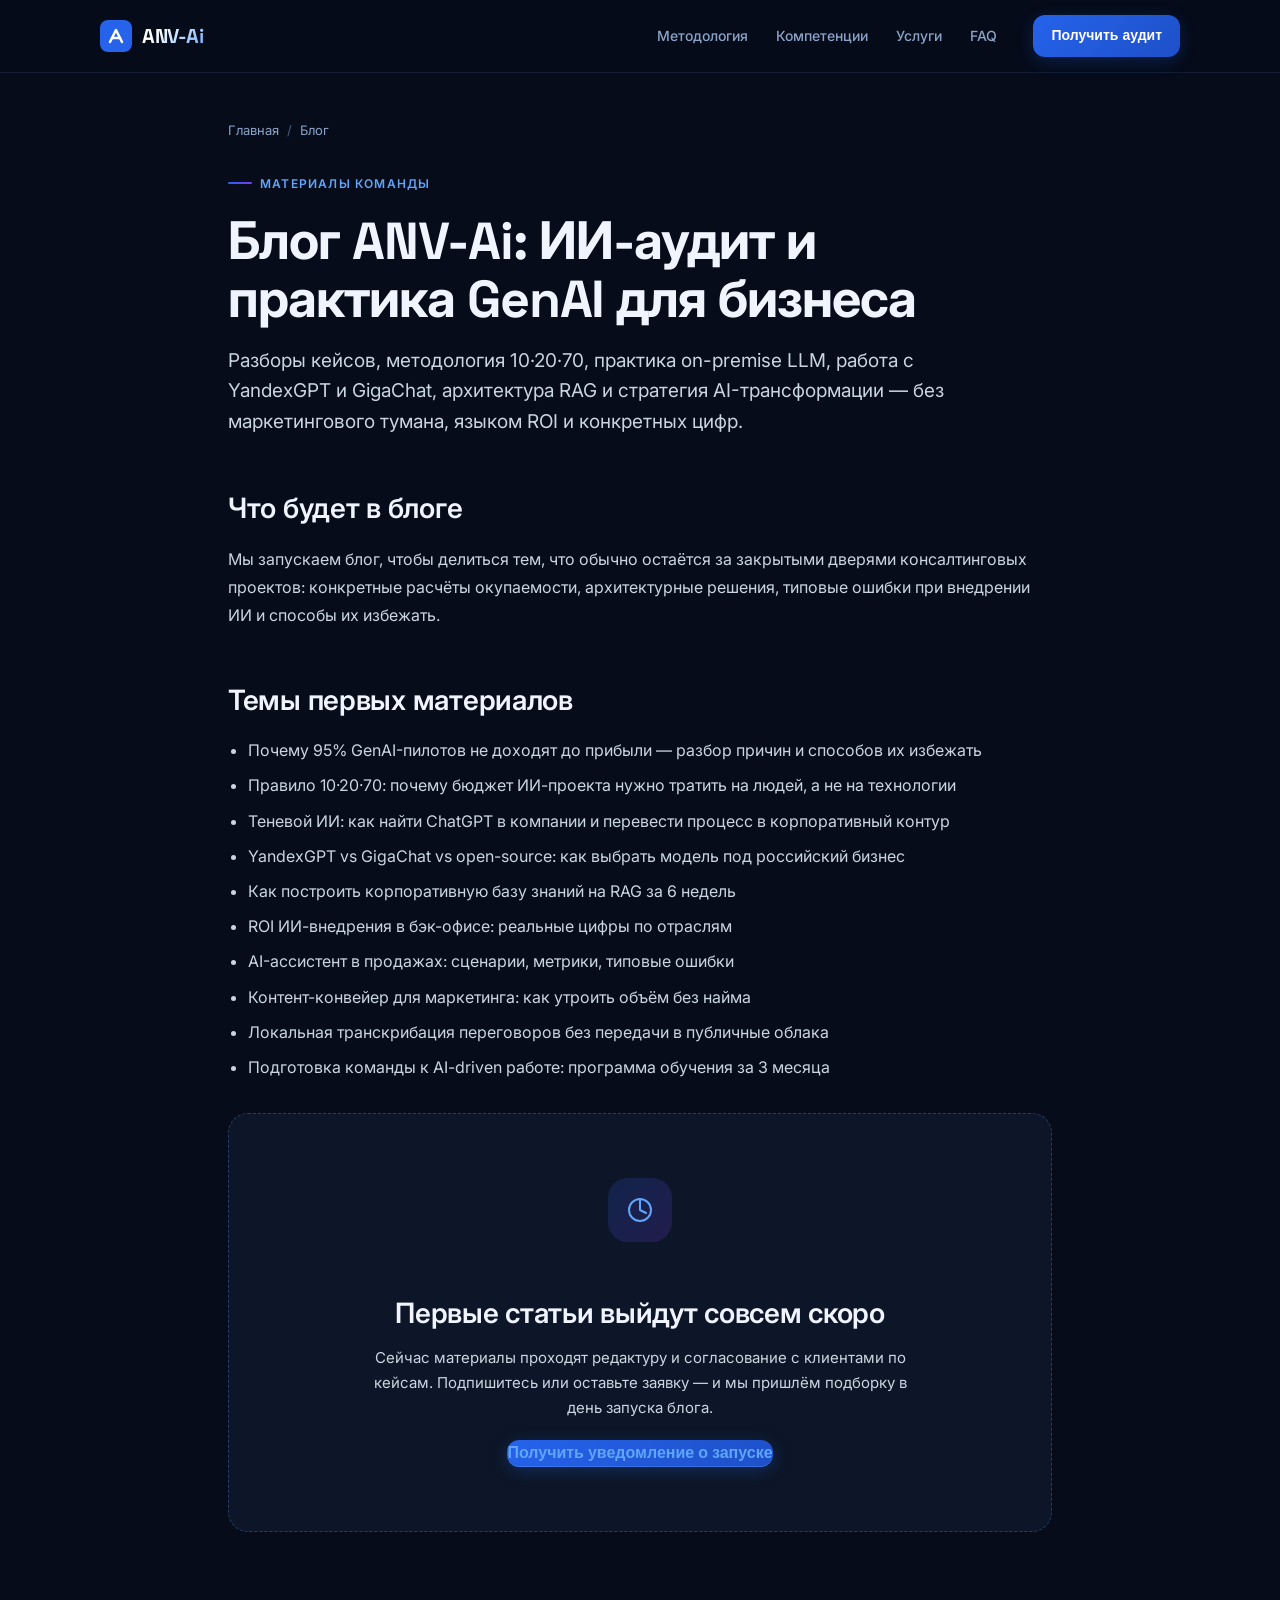
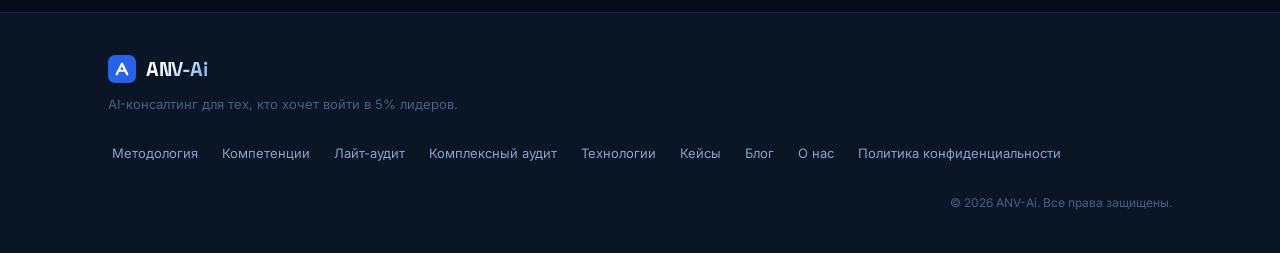
<file: blog/index.html>
<!DOCTYPE html>
<html lang="ru">

<head>
  <meta charset="UTF-8">
  <meta name="viewport" content="width=device-width, initial-scale=1.0">
  <title>Блог ANV-Ai — ИИ-аудит, GenAI и трансформация бизнеса</title>
  <meta name="description"
    content="Блог ANV-Ai: разборы кейсов ИИ-внедрения, методология 10·20·70, практика локальных LLM, GigaChat и YandexGPT, стратегия AI-трансформации для российского бизнеса.">
  <meta name="robots" content="index,follow">
  <link rel="canonical" href="https://anv-ai.ru/blog/">

  <meta property="og:type" content="website">
  <meta property="og:site_name" content="ANV-Ai">
  <meta property="og:locale" content="ru_RU">
  <meta property="og:title" content="Блог ANV-Ai — ИИ-аудит и GenAI-практика">
  <meta property="og:description" content="Разборы кейсов, методология и практика внедрения ИИ в российский бизнес.">
  <meta property="og:url" content="https://anv-ai.ru/blog/">
  <meta property="og:image" content="https://anv-ai.ru/assets/og-cover.svg">
  <meta property="og:image:type" content="image/svg+xml">
  <meta property="og:image:width" content="1200">
  <meta property="og:image:height" content="630">

  <meta name="twitter:card" content="summary_large_image">
  <meta name="twitter:title" content="Блог ANV-Ai — ИИ-аудит и GenAI-практика">
  <meta name="twitter:description" content="Разборы кейсов, методология и практика внедрения ИИ в российский бизнес.">
  <meta name="twitter:image" content="https://anv-ai.ru/assets/og-cover.svg">

  <link rel="icon" href="../assets/favicon.svg" type="image/svg+xml">
  <link rel="apple-touch-icon" href="../assets/favicon.svg">
  <link rel="preconnect" href="https://fonts.googleapis.com">
  <link rel="preconnect" href="https://fonts.gstatic.com" crossorigin>
  <link
    href="https://fonts.googleapis.com/css2?family=Space+Grotesk:wght@400;500;600;700&family=Inter:wght@300;400;500;600&display=swap"
    rel="stylesheet">
  <link rel="stylesheet" href="../css/styles.css">

  <script type="application/ld+json">
  {
    "@context": "https://schema.org",
    "@graph": [
      {
        "@type": "Blog",
        "@id": "https://anv-ai.ru/blog/#blog",
        "url": "https://anv-ai.ru/blog/",
        "name": "Блог ANV-Ai",
        "description": "Разборы кейсов, методология и практика внедрения ИИ в российский бизнес.",
        "publisher": { "@id": "https://anv-ai.ru/#org" },
        "inLanguage": "ru-RU"
      },
      {
        "@type": "BreadcrumbList",
        "itemListElement": [
          { "@type": "ListItem", "position": 1, "name": "Главная", "item": "https://anv-ai.ru/" },
          { "@type": "ListItem", "position": 2, "name": "Блог", "item": "https://anv-ai.ru/blog/" }
        ]
      }
    ]
  }
  </script>
</head>

<body>
  <nav class="nav nav--scrolled" id="nav">
    <div class="nav__inner">
      <a href="../" class="nav__logo" aria-label="ANV-Ai — на главную">
        <svg width="32" height="32" viewBox="0 0 32 32" fill="none" aria-hidden="true">
          <rect width="32" height="32" rx="8" fill="url(#lg-bl)" />
          <path d="M10 22L16 10L22 22" stroke="white" stroke-width="2.5" stroke-linecap="round"
            stroke-linejoin="round" />
          <path d="M12 18H20" stroke="white" stroke-width="2.5" stroke-linecap="round" />
          <defs>
            <linearGradient id="lg-bl" x1="0" y1="0" x2="32" y2="32">
              <stop stop-color="#2563EB" />
              <stop offset="1" stop-color="#7C3AED" />
            </linearGradient>
          </defs>
        </svg>
        <span class="nav__brand">ANV-Ai</span>
      </a>
      <div class="nav__links" id="nav-links">
        <a href="../index.html#methodology" class="nav__link">Методология</a>
        <a href="../index.html#competencies" class="nav__link">Компетенции</a>
        <a href="../index.html#services" class="nav__link">Услуги</a>
        <a href="../index.html#faq" class="nav__link">FAQ</a>
      </div>
      <a href="../index.html#contact" class="btn btn--sm btn--primary nav__cta">Получить аудит</a>
      <button class="nav__burger" id="nav-burger" type="button" aria-label="Меню" aria-expanded="false"
        aria-controls="nav-links">
        <span></span><span></span><span></span>
      </button>
    </div>
  </nav>

  <main class="page">
    <div class="page__container">

      <nav class="page__breadcrumbs" aria-label="Хлебные крошки">
        <a href="../">Главная</a>
        <span aria-hidden="true">/</span>
        <span>Блог</span>
      </nav>

      <header class="page__hero">
        <div class="section-label">Материалы команды</div>
        <h1 class="page__h1">Блог ANV-Ai: ИИ-аудит и практика GenAI для бизнеса</h1>
        <p class="page__lead">
          Разборы кейсов, методология 10·20·70, практика on-premise LLM, работа с
          YandexGPT и GigaChat, архитектура RAG и стратегия AI-трансформации — без
          маркетингового тумана, языком ROI и конкретных цифр.
        </p>
      </header>

      <article class="page__content">

        <h2>Что будет в блоге</h2>
        <p>
          Мы запускаем блог, чтобы делиться тем, что обычно остаётся за закрытыми дверями
          консалтинговых проектов: конкретные расчёты окупаемости, архитектурные решения,
          типовые ошибки при внедрении ИИ и способы их избежать.
        </p>

        <h2>Темы первых материалов</h2>
        <ul>
          <li>Почему 95% GenAI-пилотов не доходят до прибыли — разбор причин и способов их избежать</li>
          <li>Правило 10·20·70: почему бюджет ИИ-проекта нужно тратить на людей, а не на технологии</li>
          <li>Теневой ИИ: как найти ChatGPT в компании и перевести процесс в корпоративный контур</li>
          <li>YandexGPT vs GigaChat vs open-source: как выбрать модель под российский бизнес</li>
          <li>Как построить корпоративную базу знаний на RAG за 6 недель</li>
          <li>ROI ИИ-внедрения в бэк-офисе: реальные цифры по отраслям</li>
          <li>AI-ассистент в продажах: сценарии, метрики, типовые ошибки</li>
          <li>Контент-конвейер для маркетинга: как утроить объём без найма</li>
          <li>Локальная транскрибация переговоров без передачи в публичные облака</li>
          <li>Подготовка команды к AI-driven работе: программа обучения за 3 месяца</li>
        </ul>

        <div class="page__coming">
          <div class="page__coming-icon">
            <svg width="28" height="28" viewBox="0 0 28 28" fill="none" aria-hidden="true">
              <path d="M14 4V14L20 17" stroke="currentColor" stroke-width="2" stroke-linecap="round"
                stroke-linejoin="round" />
              <circle cx="14" cy="14" r="11" stroke="currentColor" stroke-width="2" />
            </svg>
          </div>
          <h2>Первые статьи выйдут совсем скоро</h2>
          <p>
            Сейчас материалы проходят редактуру и согласование с клиентами по кейсам.
            Подпишитесь или оставьте заявку — и мы пришлём подборку в день запуска блога.
          </p>
          <a href="../index.html#contact" class="btn btn--primary">Получить уведомление о запуске</a>
        </div>

      </article>

    </div>
  </main>

  <footer class="footer">
    <div class="container footer__inner">
      <div class="footer__brand">
        <a href="../" class="nav__logo" aria-label="ANV-Ai — на главную">
          <svg width="28" height="28" viewBox="0 0 32 32" fill="none" aria-hidden="true">
            <rect width="32" height="32" rx="8" fill="url(#lg-blf)" />
            <path d="M10 22L16 10L22 22" stroke="white" stroke-width="2.5" stroke-linecap="round"
              stroke-linejoin="round" />
            <path d="M12 18H20" stroke="white" stroke-width="2.5" stroke-linecap="round" />
            <defs>
              <linearGradient id="lg-blf" x1="0" y1="0" x2="32" y2="32">
                <stop stop-color="#2563EB" />
                <stop offset="1" stop-color="#7C3AED" />
              </linearGradient>
            </defs>
          </svg>
          <span class="nav__brand">ANV-Ai</span>
        </a>
        <p class="footer__tagline">AI-консалтинг для тех, кто хочет войти в 5% лидеров.</p>
      </div>
      <div class="footer__links">
        <a href="../index.html#methodology">Методология</a>
        <a href="../index.html#competencies">Компетенции</a>
        <a href="../services/ai-audit-light.html">Лайт-аудит</a>
        <a href="../services/ai-audit-full.html">Комплексный аудит</a>
        <a href="../technologies.html">Технологии</a>
        <a href="../cases/">Кейсы</a>
        <a href="../blog/">Блог</a>
        <a href="../about.html">О нас</a>
        <a href="../privacy.html">Политика конфиденциальности</a>
      </div>
      <div class="footer__copy">© 2026 ANV-Ai. Все права защищены.</div>
    </div>
  </footer>
  <script src="../js/inner.js" defer></script>
</body>

</html>
</file>
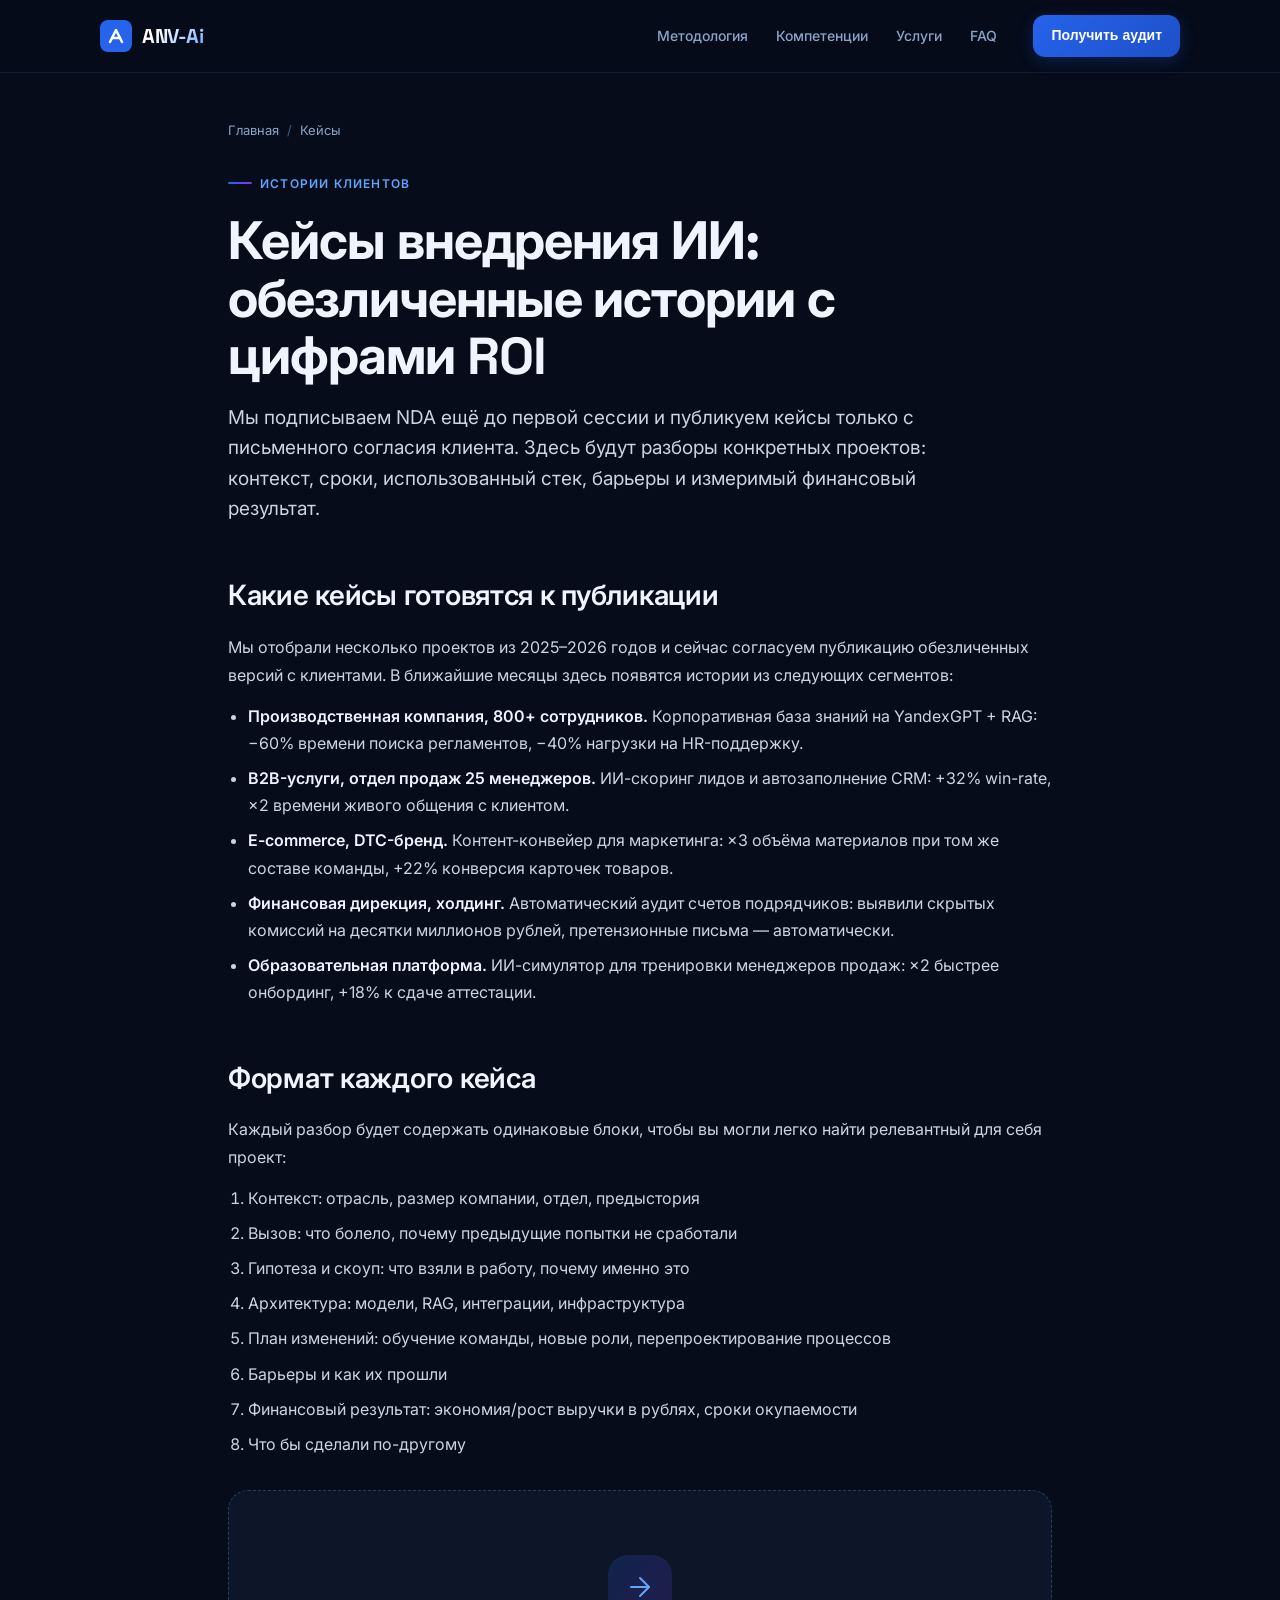
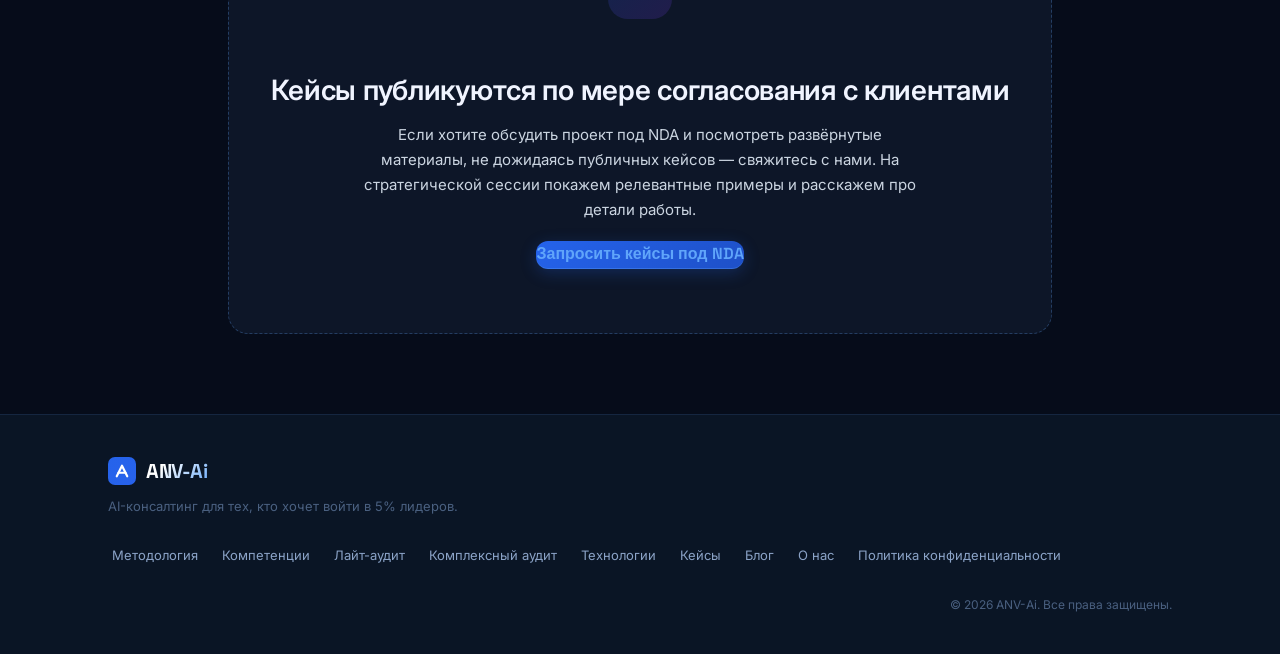
<file: cases/index.html>
<!DOCTYPE html>
<html lang="ru">
<head>
  <meta charset="UTF-8">
  <meta name="viewport" content="width=device-width, initial-scale=1.0">
  <title>Кейсы внедрения ИИ в бизнес | ANV-Ai</title>
  <meta name="description" content="Кейсы ANV-Ai: обезличенные истории внедрения ИИ в продажах, бэк-офисе и маркетинге российских компаний. Конкретные цифры ROI, сроки и использованный технологический стек.">
  <meta name="robots" content="index,follow">
  <link rel="canonical" href="https://anv-ai.ru/cases/">

  <meta property="og:type" content="website">
  <meta property="og:site_name" content="ANV-Ai">
  <meta property="og:locale" content="ru_RU">
  <meta property="og:title" content="Кейсы внедрения ИИ в бизнес | ANV-Ai">
  <meta property="og:description" content="Обезличенные истории внедрения ИИ в продажах, бэк-офисе и маркетинге — с цифрами ROI и сроками.">
  <meta property="og:url" content="https://anv-ai.ru/cases/">
  <meta property="og:image" content="https://anv-ai.ru/assets/og-cover.svg">
  <meta property="og:image:type" content="image/svg+xml">
  <meta property="og:image:width" content="1200">
  <meta property="og:image:height" content="630">

  <meta name="twitter:card" content="summary_large_image">
  <meta name="twitter:title" content="Кейсы внедрения ИИ в бизнес | ANV-Ai">
  <meta name="twitter:description" content="Обезличенные истории внедрения ИИ с цифрами ROI и сроками.">
  <meta name="twitter:image" content="https://anv-ai.ru/assets/og-cover.svg">

  <link rel="icon" href="../assets/favicon.svg" type="image/svg+xml">
  <link rel="apple-touch-icon" href="../assets/favicon.svg">
  <link rel="preconnect" href="https://fonts.googleapis.com">
  <link rel="preconnect" href="https://fonts.gstatic.com" crossorigin>
  <link href="https://fonts.googleapis.com/css2?family=Space+Grotesk:wght@400;500;600;700&family=Inter:wght@300;400;500;600&display=swap" rel="stylesheet">
  <link rel="stylesheet" href="../css/styles.css">

  <script type="application/ld+json">
  {
    "@context": "https://schema.org",
    "@graph": [
      {
        "@type": "CollectionPage",
        "@id": "https://anv-ai.ru/cases/#webpage",
        "url": "https://anv-ai.ru/cases/",
        "name": "Кейсы внедрения ИИ | ANV-Ai",
        "description": "Обезличенные истории внедрения ИИ в продажах, бэк-офисе и маркетинге российских компаний.",
        "isPartOf": { "@id": "https://anv-ai.ru/#website" },
        "inLanguage": "ru-RU"
      },
      {
        "@type": "BreadcrumbList",
        "itemListElement": [
          { "@type": "ListItem", "position": 1, "name": "Главная", "item": "https://anv-ai.ru/" },
          { "@type": "ListItem", "position": 2, "name": "Кейсы", "item": "https://anv-ai.ru/cases/" }
        ]
      }
    ]
  }
  </script>
</head>
<body>
  <nav class="nav nav--scrolled" id="nav">
    <div class="nav__inner">
      <a href="../" class="nav__logo" aria-label="ANV-Ai — на главную">
        <svg width="32" height="32" viewBox="0 0 32 32" fill="none" aria-hidden="true">
          <rect width="32" height="32" rx="8" fill="url(#lg-cs)"/>
          <path d="M10 22L16 10L22 22" stroke="white" stroke-width="2.5" stroke-linecap="round" stroke-linejoin="round"/>
          <path d="M12 18H20" stroke="white" stroke-width="2.5" stroke-linecap="round"/>
          <defs><linearGradient id="lg-cs" x1="0" y1="0" x2="32" y2="32"><stop stop-color="#2563EB"/><stop offset="1" stop-color="#7C3AED"/></linearGradient></defs>
        </svg>
        <span class="nav__brand">ANV-Ai</span>
      </a>
      <div class="nav__links" id="nav-links">
        <a href="../index.html#methodology" class="nav__link">Методология</a>
        <a href="../index.html#competencies" class="nav__link">Компетенции</a>
        <a href="../index.html#services" class="nav__link">Услуги</a>
        <a href="../index.html#faq" class="nav__link">FAQ</a>
      </div>
      <a href="../index.html#contact" class="btn btn--sm btn--primary nav__cta">Получить аудит</a>
      <button class="nav__burger" id="nav-burger" type="button" aria-label="Меню" aria-expanded="false" aria-controls="nav-links">
        <span></span><span></span><span></span>
      </button>
    </div>
  </nav>

  <main class="page">
    <div class="page__container">

      <nav class="page__breadcrumbs" aria-label="Хлебные крошки">
        <a href="../">Главная</a>
        <span aria-hidden="true">/</span>
        <span>Кейсы</span>
      </nav>

      <header class="page__hero">
        <div class="section-label">Истории клиентов</div>
        <h1 class="page__h1">Кейсы внедрения ИИ: обезличенные истории с цифрами ROI</h1>
        <p class="page__lead">
          Мы подписываем NDA ещё до первой сессии и публикуем кейсы только с письменного
          согласия клиента. Здесь будут разборы конкретных проектов: контекст, сроки,
          использованный стек, барьеры и измеримый финансовый результат.
        </p>
      </header>

      <article class="page__content">

        <h2>Какие кейсы готовятся к публикации</h2>
        <p>
          Мы отобрали несколько проектов из 2025–2026 годов и сейчас согласуем публикацию
          обезличенных версий с клиентами. В ближайшие месяцы здесь появятся истории
          из следующих сегментов:
        </p>
        <ul>
          <li><strong>Производственная компания, 800+ сотрудников.</strong> Корпоративная база знаний на YandexGPT + RAG: −60% времени поиска регламентов, −40% нагрузки на HR-поддержку.</li>
          <li><strong>B2B-услуги, отдел продаж 25 менеджеров.</strong> ИИ-скоринг лидов и автозаполнение CRM: +32% win-rate, ×2 времени живого общения с клиентом.</li>
          <li><strong>E-commerce, DTC-бренд.</strong> Контент-конвейер для маркетинга: ×3 объёма материалов при том же составе команды, +22% конверсия карточек товаров.</li>
          <li><strong>Финансовая дирекция, холдинг.</strong> Автоматический аудит счетов подрядчиков: выявили скрытых комиссий на десятки миллионов рублей, претензионные письма — автоматически.</li>
          <li><strong>Образовательная платформа.</strong> ИИ-симулятор для тренировки менеджеров продаж: ×2 быстрее онбординг, +18% к сдаче аттестации.</li>
        </ul>

        <h2>Формат каждого кейса</h2>
        <p>
          Каждый разбор будет содержать одинаковые блоки, чтобы вы могли легко найти релевантный
          для себя проект:
        </p>
        <ol>
          <li>Контекст: отрасль, размер компании, отдел, предыстория</li>
          <li>Вызов: что болело, почему предыдущие попытки не сработали</li>
          <li>Гипотеза и скоуп: что взяли в работу, почему именно это</li>
          <li>Архитектура: модели, RAG, интеграции, инфраструктура</li>
          <li>План изменений: обучение команды, новые роли, перепроектирование процессов</li>
          <li>Барьеры и как их прошли</li>
          <li>Финансовый результат: экономия/рост выручки в рублях, сроки окупаемости</li>
          <li>Что бы сделали по-другому</li>
        </ol>

        <div class="page__coming">
          <div class="page__coming-icon">
            <svg width="28" height="28" viewBox="0 0 28 28" fill="none" aria-hidden="true">
              <path d="M5 14H23" stroke="currentColor" stroke-width="2" stroke-linecap="round"/>
              <path d="M14 5L23 14L14 23" stroke="currentColor" stroke-width="2" stroke-linecap="round" stroke-linejoin="round"/>
            </svg>
          </div>
          <h2>Кейсы публикуются по мере согласования с клиентами</h2>
          <p>
            Если хотите обсудить проект под NDA и посмотреть развёрнутые материалы,
            не дожидаясь публичных кейсов — свяжитесь с нами. На стратегической сессии
            покажем релевантные примеры и расскажем про детали работы.
          </p>
          <a href="../index.html#contact" class="btn btn--primary">Запросить кейсы под NDA</a>
        </div>

      </article>

    </div>
  </main>

  <footer class="footer">
    <div class="container footer__inner">
      <div class="footer__brand">
        <a href="../" class="nav__logo" aria-label="ANV-Ai — на главную">
          <svg width="28" height="28" viewBox="0 0 32 32" fill="none" aria-hidden="true">
            <rect width="32" height="32" rx="8" fill="url(#lg-csf)"/>
            <path d="M10 22L16 10L22 22" stroke="white" stroke-width="2.5" stroke-linecap="round" stroke-linejoin="round"/>
            <path d="M12 18H20" stroke="white" stroke-width="2.5" stroke-linecap="round"/>
            <defs><linearGradient id="lg-csf" x1="0" y1="0" x2="32" y2="32"><stop stop-color="#2563EB"/><stop offset="1" stop-color="#7C3AED"/></linearGradient></defs>
          </svg>
          <span class="nav__brand">ANV-Ai</span>
        </a>
        <p class="footer__tagline">AI-консалтинг для тех, кто хочет войти в 5% лидеров.</p>
      </div>
      <div class="footer__links">
        <a href="../index.html#methodology">Методология</a>
        <a href="../index.html#competencies">Компетенции</a>
        <a href="../services/ai-audit-light.html">Лайт-аудит</a>
        <a href="../services/ai-audit-full.html">Комплексный аудит</a>
        <a href="../technologies.html">Технологии</a>
        <a href="../cases/">Кейсы</a>
        <a href="../blog/">Блог</a>
        <a href="../about.html">О нас</a>
        <a href="../privacy.html">Политика конфиденциальности</a>
      </div>
      <div class="footer__copy">© 2026 ANV-Ai. Все права защищены.</div>
    </div>
  </footer>
  <script src="../js/inner.js" defer></script>
</body>
</html>
</file>
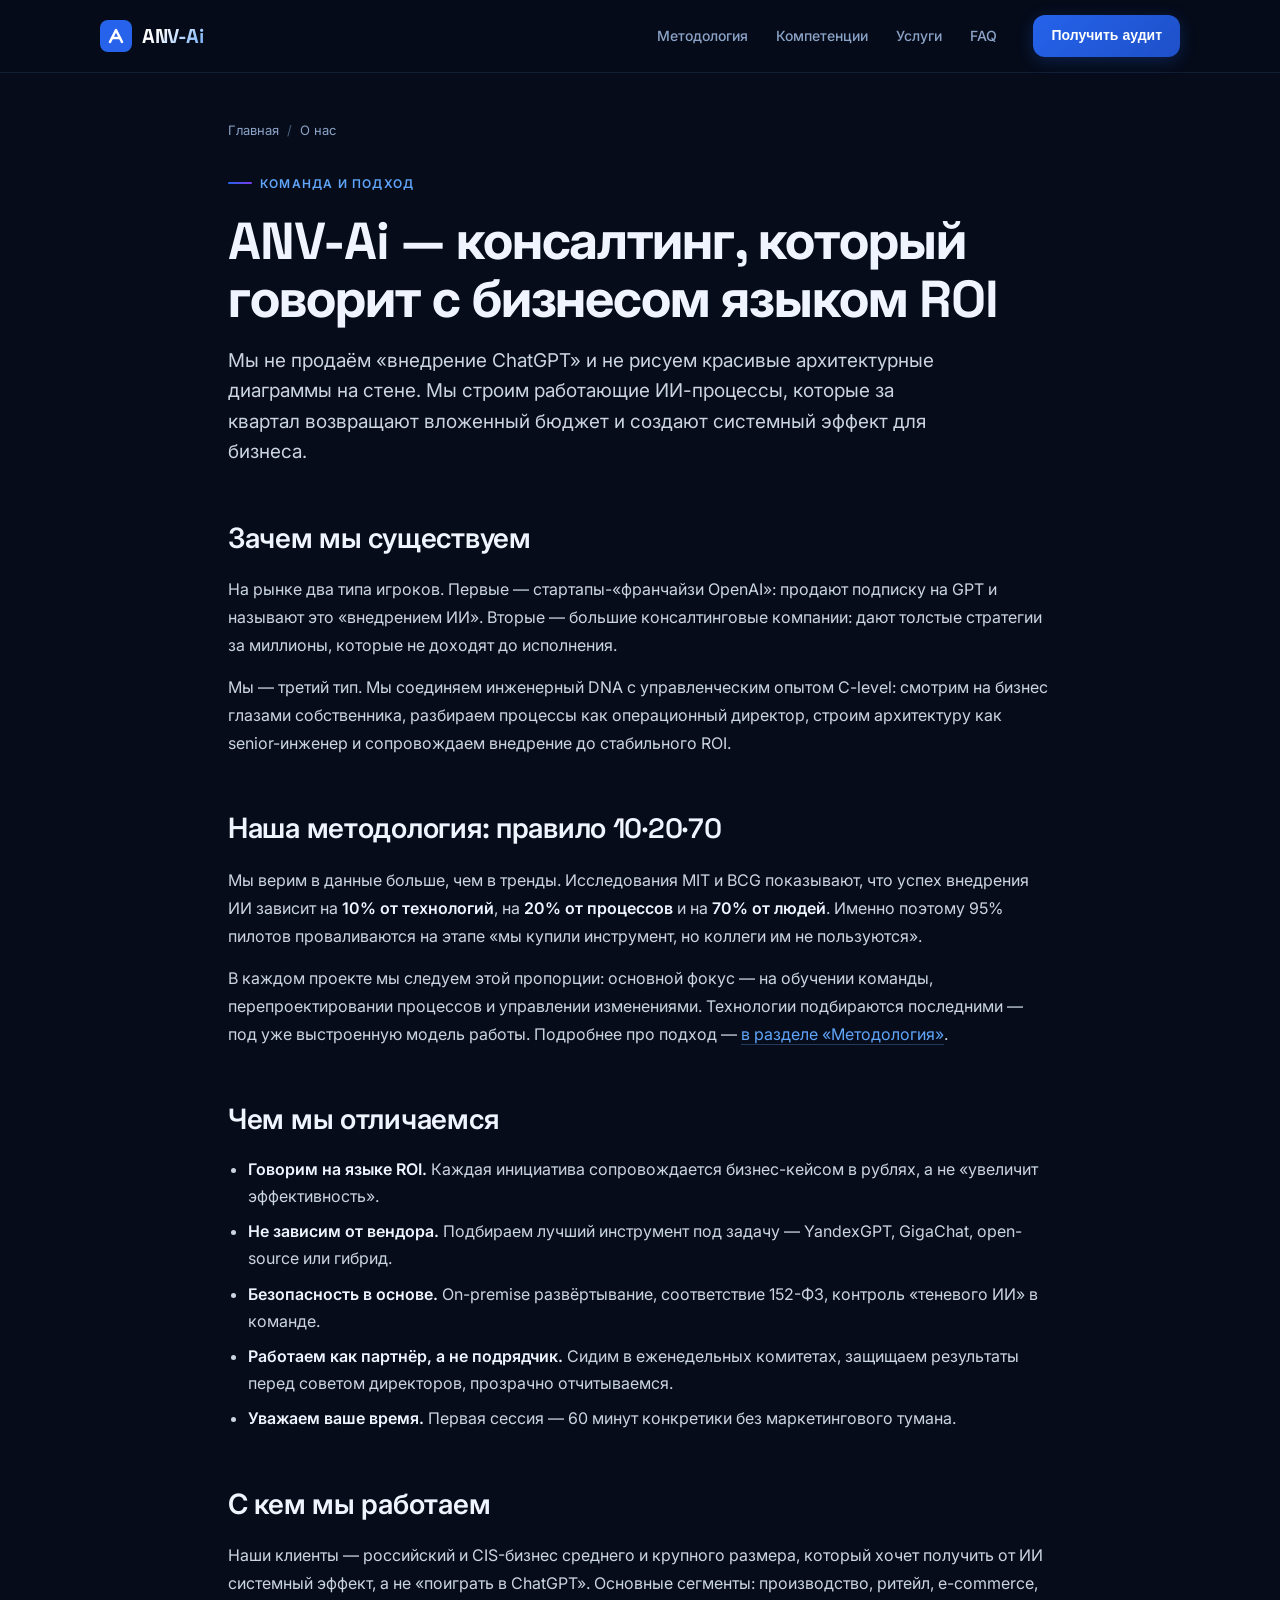
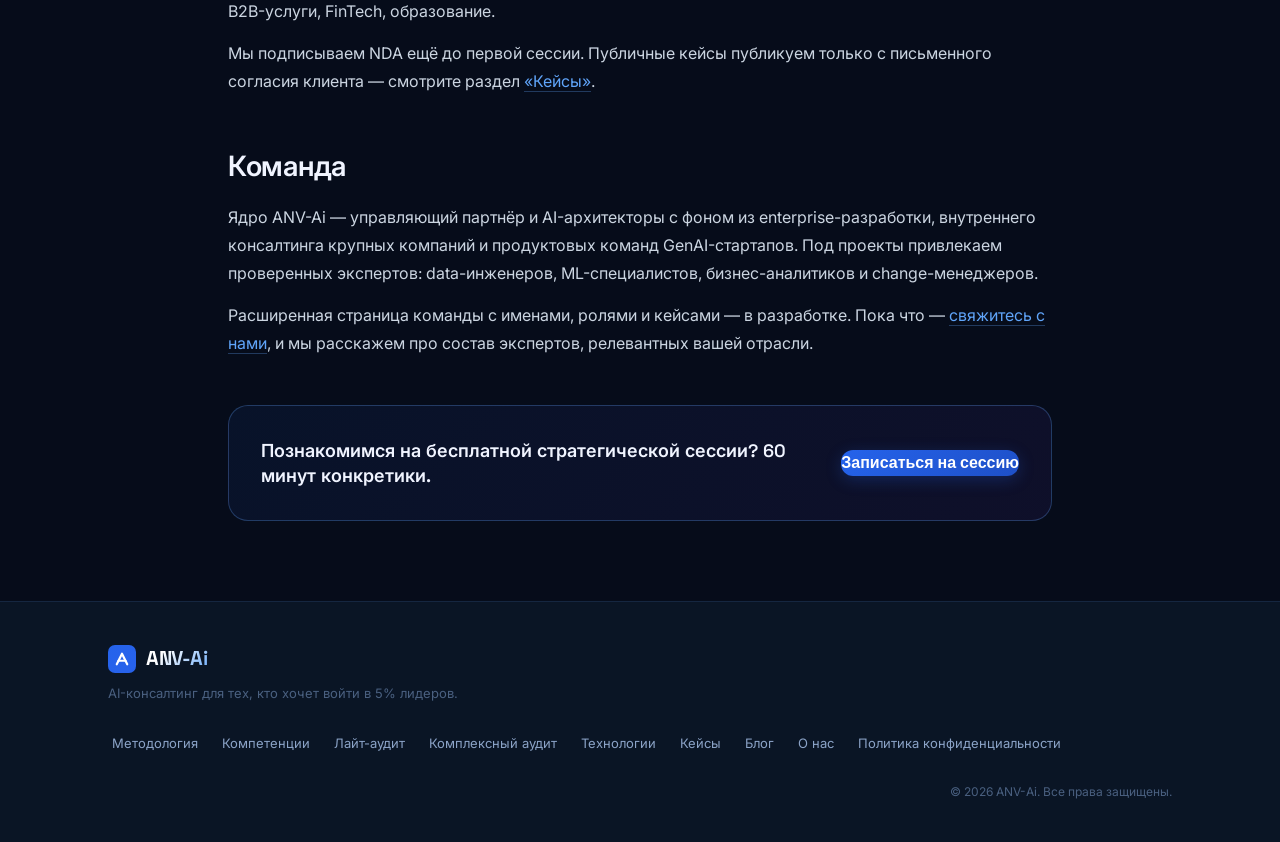
<file: about.html>
<!DOCTYPE html>
<html lang="ru">
<head>
  <meta charset="UTF-8">
  <meta name="viewport" content="width=device-width, initial-scale=1.0">
  <title>О нас — команда и подход ANV-Ai | AI-консалтинг</title>
  <meta name="description" content="ANV-Ai — AI-консалтинг для C-level: кто мы, почему работаем по методологии 10·20·70 и за счёт чего выводим клиентов из «пилотного чистилища» в 5% прибыльных проектов.">
  <meta name="robots" content="index,follow">
  <link rel="canonical" href="https://anv-ai.ru/about.html">

  <meta property="og:type" content="website">
  <meta property="og:site_name" content="ANV-Ai">
  <meta property="og:locale" content="ru_RU">
  <meta property="og:title" content="О нас — команда и подход ANV-Ai | AI-консалтинг">
  <meta property="og:description" content="Кто мы, как работаем и почему наши клиенты попадают в 5% прибыльных ИИ-проектов.">
  <meta property="og:url" content="https://anv-ai.ru/about.html">
  <meta property="og:image" content="https://anv-ai.ru/assets/og-cover.svg">
  <meta property="og:image:type" content="image/svg+xml">
  <meta property="og:image:width" content="1200">
  <meta property="og:image:height" content="630">

  <meta name="twitter:card" content="summary_large_image">
  <meta name="twitter:title" content="О нас — команда и подход ANV-Ai | AI-консалтинг">
  <meta name="twitter:description" content="Кто мы, как работаем и почему наши клиенты попадают в 5% прибыльных ИИ-проектов.">
  <meta name="twitter:image" content="https://anv-ai.ru/assets/og-cover.svg">

  <link rel="icon" href="assets/favicon.svg" type="image/svg+xml">
  <link rel="apple-touch-icon" href="assets/favicon.svg">
  <link rel="preconnect" href="https://fonts.googleapis.com">
  <link rel="preconnect" href="https://fonts.gstatic.com" crossorigin>
  <link href="https://fonts.googleapis.com/css2?family=Space+Grotesk:wght@400;500;600;700&family=Inter:wght@300;400;500;600&display=swap" rel="stylesheet">
  <link rel="stylesheet" href="css/styles.css">

  <script type="application/ld+json">
  {
    "@context": "https://schema.org",
    "@graph": [
      {
        "@type": "AboutPage",
        "@id": "https://anv-ai.ru/about.html#webpage",
        "url": "https://anv-ai.ru/about.html",
        "name": "О нас — команда и подход ANV-Ai",
        "isPartOf": { "@id": "https://anv-ai.ru/#website" },
        "about": { "@id": "https://anv-ai.ru/#org" },
        "inLanguage": "ru-RU"
      },
      {
        "@type": "BreadcrumbList",
        "itemListElement": [
          { "@type": "ListItem", "position": 1, "name": "Главная", "item": "https://anv-ai.ru/" },
          { "@type": "ListItem", "position": 2, "name": "О нас", "item": "https://anv-ai.ru/about.html" }
        ]
      }
    ]
  }
  </script>
</head>
<body>
  <nav class="nav nav--scrolled" id="nav">
    <div class="nav__inner">
      <a href="./" class="nav__logo" aria-label="ANV-Ai — на главную">
        <svg width="32" height="32" viewBox="0 0 32 32" fill="none" aria-hidden="true">
          <rect width="32" height="32" rx="8" fill="url(#lg-ab)"/>
          <path d="M10 22L16 10L22 22" stroke="white" stroke-width="2.5" stroke-linecap="round" stroke-linejoin="round"/>
          <path d="M12 18H20" stroke="white" stroke-width="2.5" stroke-linecap="round"/>
          <defs><linearGradient id="lg-ab" x1="0" y1="0" x2="32" y2="32"><stop stop-color="#2563EB"/><stop offset="1" stop-color="#7C3AED"/></linearGradient></defs>
        </svg>
        <span class="nav__brand">ANV-Ai</span>
      </a>
      <div class="nav__links" id="nav-links">
        <a href="index.html#methodology" class="nav__link">Методология</a>
        <a href="index.html#competencies" class="nav__link">Компетенции</a>
        <a href="index.html#services" class="nav__link">Услуги</a>
        <a href="index.html#faq" class="nav__link">FAQ</a>
      </div>
      <a href="index.html#contact" class="btn btn--sm btn--primary nav__cta">Получить аудит</a>
      <button class="nav__burger" id="nav-burger" type="button" aria-label="Меню" aria-expanded="false" aria-controls="nav-links">
        <span></span><span></span><span></span>
      </button>
    </div>
  </nav>

  <main class="page">
    <div class="page__container">

      <nav class="page__breadcrumbs" aria-label="Хлебные крошки">
        <a href="./">Главная</a>
        <span aria-hidden="true">/</span>
        <span>О нас</span>
      </nav>

      <header class="page__hero">
        <div class="section-label">Команда и подход</div>
        <h1 class="page__h1">ANV-Ai — консалтинг, который говорит с бизнесом языком ROI</h1>
        <p class="page__lead">
          Мы не продаём «внедрение ChatGPT» и не рисуем красивые архитектурные диаграммы
          на стене. Мы строим работающие ИИ-процессы, которые за квартал возвращают
          вложенный бюджет и создают системный эффект для бизнеса.
        </p>
      </header>

      <article class="page__content">

        <h2>Зачем мы существуем</h2>
        <p>
          На рынке два типа игроков. Первые — стартапы-«франчайзи OpenAI»: продают подписку
          на GPT и называют это «внедрением ИИ». Вторые — большие консалтинговые компании:
          дают толстые стратегии за миллионы, которые не доходят до исполнения.
        </p>
        <p>
          Мы — третий тип. Мы соединяем инженерный DNA с управленческим опытом C-level:
          смотрим на бизнес глазами собственника, разбираем процессы как операционный
          директор, строим архитектуру как senior-инженер и сопровождаем внедрение до
          стабильного ROI.
        </p>

        <h2>Наша методология: правило 10·20·70</h2>
        <p>
          Мы верим в данные больше, чем в тренды. Исследования MIT и BCG показывают, что успех
          внедрения ИИ зависит на <strong>10% от технологий</strong>, на <strong>20% от процессов</strong>
          и на <strong>70% от людей</strong>. Именно поэтому 95% пилотов проваливаются на этапе
          «мы купили инструмент, но коллеги им не пользуются».
        </p>
        <p>
          В каждом проекте мы следуем этой пропорции: основной фокус — на обучении команды,
          перепроектировании процессов и управлении изменениями. Технологии подбираются последними —
          под уже выстроенную модель работы. Подробнее про подход —
          <a href="index.html#methodology">в разделе «Методология»</a>.
        </p>

        <h2>Чем мы отличаемся</h2>
        <ul>
          <li><strong>Говорим на языке ROI.</strong> Каждая инициатива сопровождается бизнес-кейсом в рублях, а не «увеличит эффективность».</li>
          <li><strong>Не зависим от вендора.</strong> Подбираем лучший инструмент под задачу — YandexGPT, GigaChat, open-source или гибрид.</li>
          <li><strong>Безопасность в основе.</strong> On-premise развёртывание, соответствие 152-ФЗ, контроль «теневого ИИ» в команде.</li>
          <li><strong>Работаем как партнёр, а не подрядчик.</strong> Сидим в еженедельных комитетах, защищаем результаты перед советом директоров, прозрачно отчитываемся.</li>
          <li><strong>Уважаем ваше время.</strong> Первая сессия — 60 минут конкретики без маркетингового тумана.</li>
        </ul>

        <h2>С кем мы работаем</h2>
        <p>
          Наши клиенты — российский и CIS-бизнес среднего и крупного размера, который
          хочет получить от ИИ системный эффект, а не «поиграть в ChatGPT». Основные сегменты:
          производство, ритейл, e-commerce, B2B-услуги, FinTech, образование.
        </p>
        <p>
          Мы подписываем NDA ещё до первой сессии. Публичные кейсы публикуем только
          с письменного согласия клиента — смотрите раздел <a href="cases/">«Кейсы»</a>.
        </p>

        <h2>Команда</h2>
        <p>
          Ядро ANV-Ai — управляющий партнёр и AI-архитекторы с фоном из enterprise-разработки,
          внутреннего консалтинга крупных компаний и продуктовых команд GenAI-стартапов.
          Под проекты привлекаем проверенных экспертов: data-инженеров, ML-специалистов,
          бизнес-аналитиков и change-менеджеров.
        </p>
        <p>
          Расширенная страница команды с именами, ролями и кейсами — в разработке.
          Пока что — <a href="index.html#contact">свяжитесь с нами</a>, и мы расскажем про состав
          экспертов, релевантных вашей отрасли.
        </p>

      </article>

      <div class="page__cta">
        <div class="page__cta-text">Познакомимся на бесплатной стратегической сессии? 60 минут конкретики.</div>
        <a href="index.html#contact" class="btn btn--primary">Записаться на сессию</a>
      </div>

    </div>
  </main>

  <footer class="footer">
    <div class="container footer__inner">
      <div class="footer__brand">
        <a href="./" class="nav__logo" aria-label="ANV-Ai — на главную">
          <svg width="28" height="28" viewBox="0 0 32 32" fill="none" aria-hidden="true">
            <rect width="32" height="32" rx="8" fill="url(#lg-abf)"/>
            <path d="M10 22L16 10L22 22" stroke="white" stroke-width="2.5" stroke-linecap="round" stroke-linejoin="round"/>
            <path d="M12 18H20" stroke="white" stroke-width="2.5" stroke-linecap="round"/>
            <defs><linearGradient id="lg-abf" x1="0" y1="0" x2="32" y2="32"><stop stop-color="#2563EB"/><stop offset="1" stop-color="#7C3AED"/></linearGradient></defs>
          </svg>
          <span class="nav__brand">ANV-Ai</span>
        </a>
        <p class="footer__tagline">AI-консалтинг для тех, кто хочет войти в 5% лидеров.</p>
      </div>
      <div class="footer__links">
        <a href="index.html#methodology">Методология</a>
        <a href="index.html#competencies">Компетенции</a>
        <a href="services/ai-audit-light.html">Лайт-аудит</a>
        <a href="services/ai-audit-full.html">Комплексный аудит</a>
        <a href="technologies.html">Технологии</a>
        <a href="cases/">Кейсы</a>
        <a href="blog/">Блог</a>
        <a href="about.html">О нас</a>
        <a href="privacy.html">Политика конфиденциальности</a>
      </div>
      <div class="footer__copy">© 2026 ANV-Ai. Все права защищены.</div>
    </div>
  </footer>
  <script src="js/inner.js" defer></script>
</body>
</html>
</file>
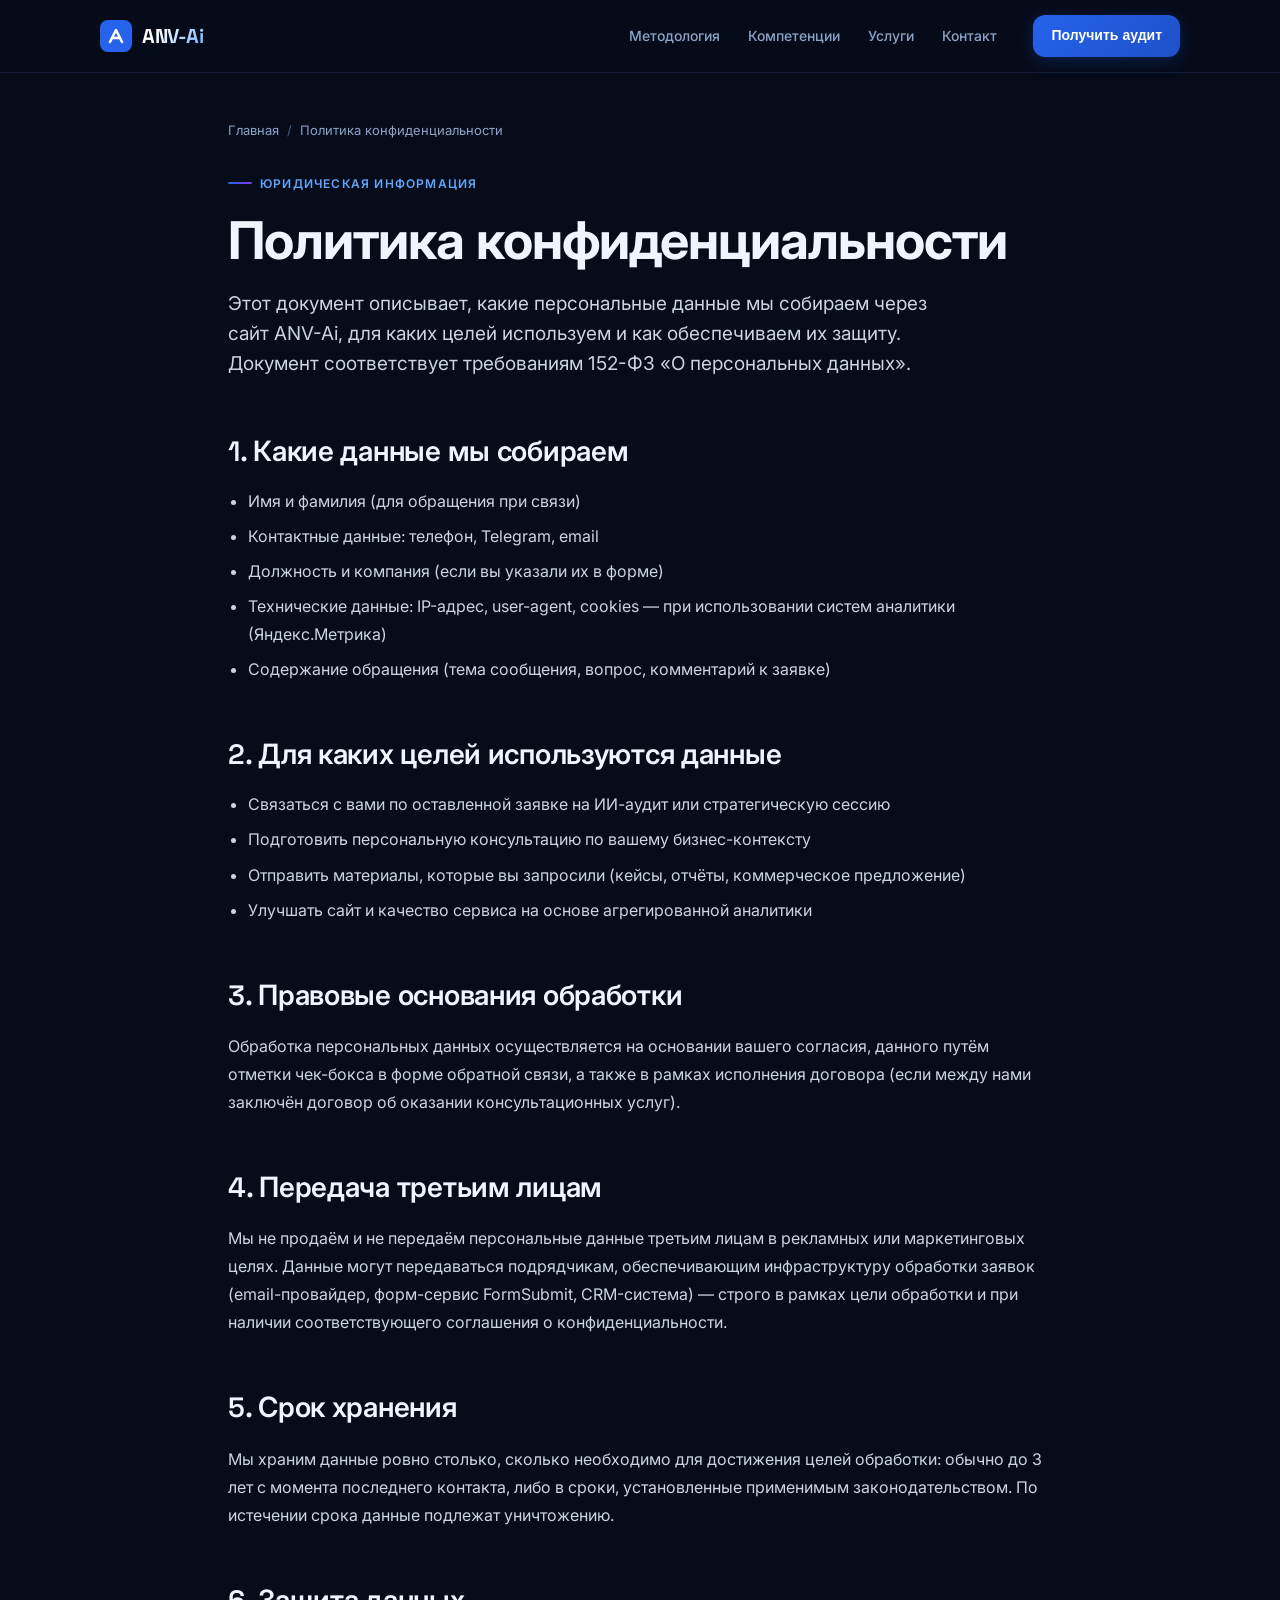
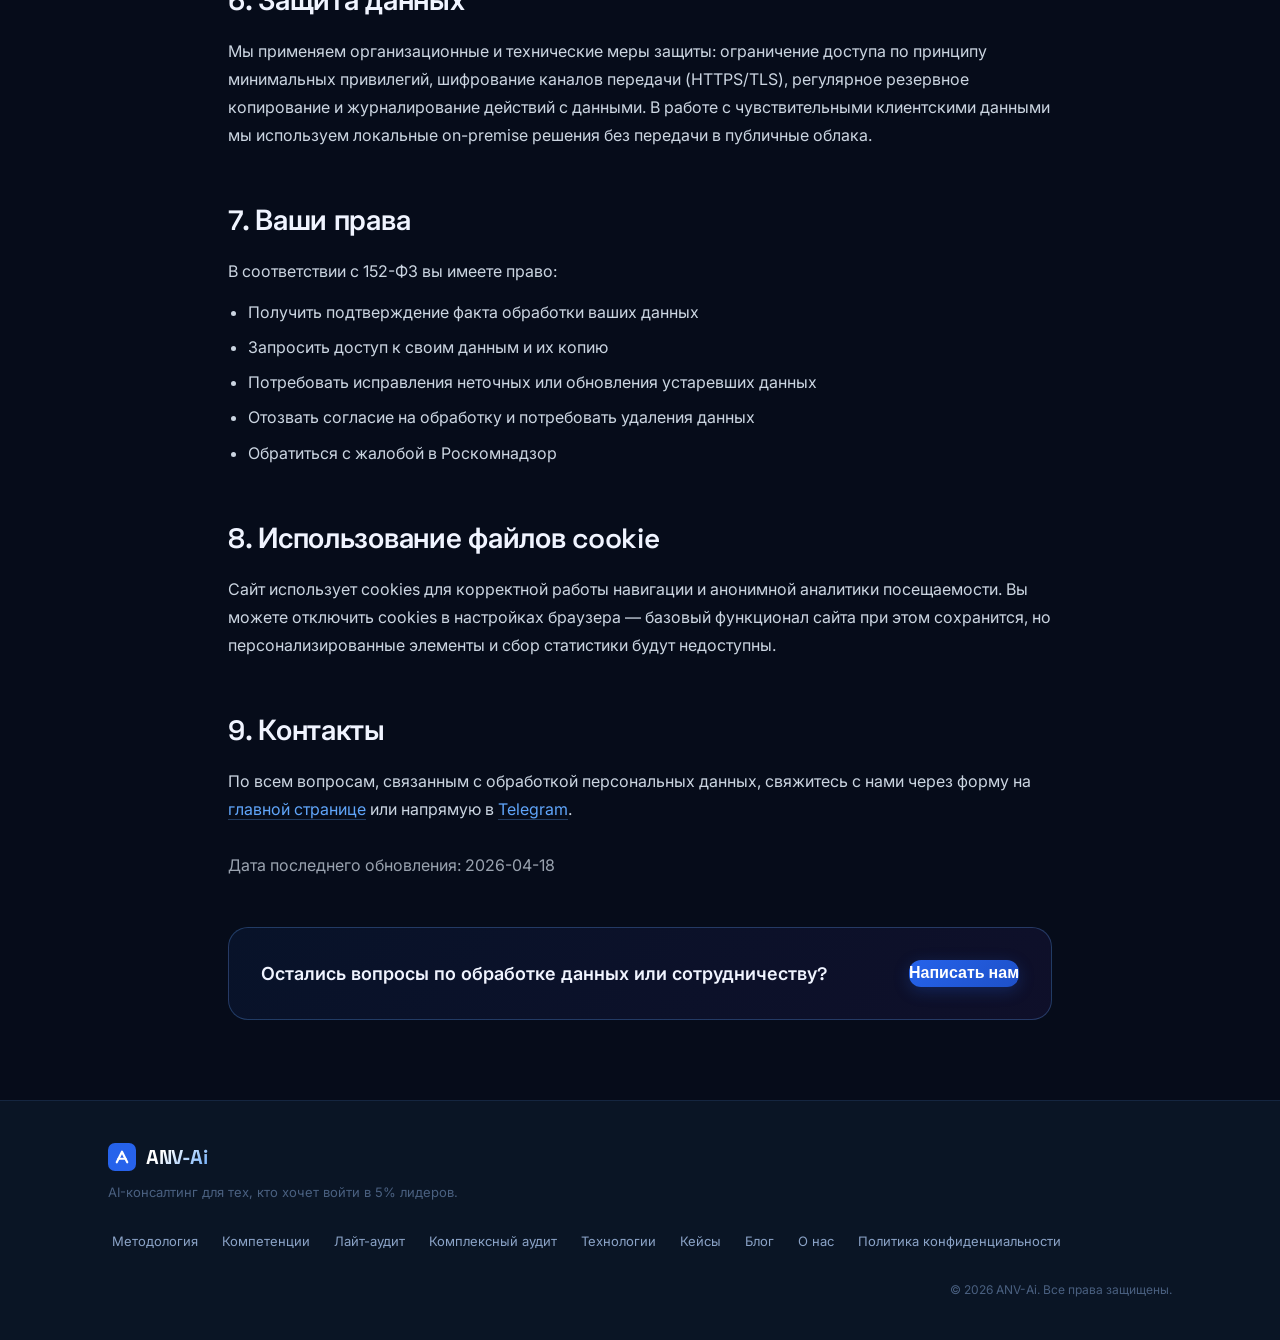
<file: privacy.html>
<!DOCTYPE html>
<html lang="ru">
<head>
  <meta charset="UTF-8">
  <meta name="viewport" content="width=device-width, initial-scale=1.0">
  <title>Политика конфиденциальности — ANV-Ai</title>
  <meta name="description" content="Политика конфиденциальности ANV-Ai: какие персональные данные мы собираем при заявках на ИИ-аудит, для чего используем, как защищаем и сколько храним.">
  <meta name="robots" content="index,follow">
  <link rel="canonical" href="https://anv-ai.ru/privacy.html">

  <meta property="og:type" content="website">
  <meta property="og:site_name" content="ANV-Ai">
  <meta property="og:locale" content="ru_RU">
  <meta property="og:title" content="Политика конфиденциальности — ANV-Ai">
  <meta property="og:description" content="Как ANV-Ai собирает, использует и защищает персональные данные посетителей и клиентов AI-консалтинга.">
  <meta property="og:url" content="https://anv-ai.ru/privacy.html">
  <meta property="og:image" content="https://anv-ai.ru/assets/og-cover.svg">
  <meta property="og:image:type" content="image/svg+xml">
  <meta property="og:image:width" content="1200">
  <meta property="og:image:height" content="630">

  <meta name="twitter:card" content="summary_large_image">
  <meta name="twitter:title" content="Политика конфиденциальности — ANV-Ai">
  <meta name="twitter:description" content="Как ANV-Ai собирает, использует и защищает персональные данные посетителей и клиентов AI-консалтинга.">
  <meta name="twitter:image" content="https://anv-ai.ru/assets/og-cover.svg">

  <link rel="icon" href="assets/favicon.svg" type="image/svg+xml">
  <link rel="apple-touch-icon" href="assets/favicon.svg">
  <link rel="preconnect" href="https://fonts.googleapis.com">
  <link rel="preconnect" href="https://fonts.gstatic.com" crossorigin>
  <link href="https://fonts.googleapis.com/css2?family=Space+Grotesk:wght@400;500;600;700&family=Inter:wght@300;400;500;600&display=swap" rel="stylesheet">
  <link rel="stylesheet" href="css/styles.css">

  <script type="application/ld+json">
  {
    "@context": "https://schema.org",
    "@graph": [
      {
        "@type": "WebPage",
        "@id": "https://anv-ai.ru/privacy.html#webpage",
        "url": "https://anv-ai.ru/privacy.html",
        "name": "Политика конфиденциальности — ANV-Ai",
        "description": "Политика конфиденциальности ANV-Ai: какие персональные данные мы собираем, для чего используем и как защищаем.",
        "isPartOf": { "@id": "https://anv-ai.ru/#website" },
        "inLanguage": "ru-RU",
        "dateModified": "2026-04-18"
      },
      {
        "@type": "BreadcrumbList",
        "itemListElement": [
          { "@type": "ListItem", "position": 1, "name": "Главная", "item": "https://anv-ai.ru/" },
          { "@type": "ListItem", "position": 2, "name": "Политика конфиденциальности", "item": "https://anv-ai.ru/privacy.html" }
        ]
      }
    ]
  }
  </script>
</head>
<body>
  <nav class="nav nav--scrolled" id="nav">
    <div class="nav__inner">
      <a href="./" class="nav__logo" aria-label="ANV-Ai — на главную">
        <svg width="32" height="32" viewBox="0 0 32 32" fill="none" aria-hidden="true">
          <rect width="32" height="32" rx="8" fill="url(#logo-grad-p)"/>
          <path d="M10 22L16 10L22 22" stroke="white" stroke-width="2.5" stroke-linecap="round" stroke-linejoin="round"/>
          <path d="M12 18H20" stroke="white" stroke-width="2.5" stroke-linecap="round"/>
          <defs>
            <linearGradient id="logo-grad-p" x1="0" y1="0" x2="32" y2="32">
              <stop stop-color="#2563EB"/>
              <stop offset="1" stop-color="#7C3AED"/>
            </linearGradient>
          </defs>
        </svg>
        <span class="nav__brand">ANV-Ai</span>
      </a>
      <div class="nav__links" id="nav-links">
        <a href="index.html#methodology" class="nav__link">Методология</a>
        <a href="index.html#competencies" class="nav__link">Компетенции</a>
        <a href="index.html#services" class="nav__link">Услуги</a>
        <a href="index.html#contact" class="nav__link">Контакт</a>
      </div>
      <a href="index.html#contact" class="btn btn--sm btn--primary nav__cta">Получить аудит</a>
      <button class="nav__burger" id="nav-burger" type="button" aria-label="Меню" aria-expanded="false" aria-controls="nav-links">
        <span></span><span></span><span></span>
      </button>
    </div>
  </nav>

  <main class="page">
    <div class="page__container">

      <nav class="page__breadcrumbs" aria-label="Хлебные крошки">
        <a href="./">Главная</a>
        <span aria-hidden="true">/</span>
        <span>Политика конфиденциальности</span>
      </nav>

      <header class="page__hero">
        <div class="section-label">Юридическая информация</div>
        <h1 class="page__h1">Политика конфиденциальности</h1>
        <p class="page__lead">
          Этот документ описывает, какие персональные данные мы собираем через сайт ANV-Ai,
          для каких целей используем и как обеспечиваем их защиту. Документ соответствует
          требованиям 152-ФЗ «О персональных данных».
        </p>
      </header>

      <article class="page__content">
        <h2>1. Какие данные мы собираем</h2>
        <ul>
          <li>Имя и фамилия (для обращения при связи)</li>
          <li>Контактные данные: телефон, Telegram, email</li>
          <li>Должность и компания (если вы указали их в форме)</li>
          <li>Технические данные: IP-адрес, user-agent, cookies — при использовании систем аналитики (Яндекс.Метрика)</li>
          <li>Содержание обращения (тема сообщения, вопрос, комментарий к заявке)</li>
        </ul>

        <h2>2. Для каких целей используются данные</h2>
        <ul>
          <li>Связаться с вами по оставленной заявке на ИИ-аудит или стратегическую сессию</li>
          <li>Подготовить персональную консультацию по вашему бизнес-контексту</li>
          <li>Отправить материалы, которые вы запросили (кейсы, отчёты, коммерческое предложение)</li>
          <li>Улучшать сайт и качество сервиса на основе агрегированной аналитики</li>
        </ul>

        <h2>3. Правовые основания обработки</h2>
        <p>
          Обработка персональных данных осуществляется на основании вашего согласия,
          данного путём отметки чек-бокса в форме обратной связи, а также в рамках исполнения
          договора (если между нами заключён договор об оказании консультационных услуг).
        </p>

        <h2>4. Передача третьим лицам</h2>
        <p>
          Мы не продаём и не передаём персональные данные третьим лицам в рекламных или
          маркетинговых целях. Данные могут передаваться подрядчикам, обеспечивающим инфраструктуру
          обработки заявок (email-провайдер, форм-сервис FormSubmit, CRM-система) — строго в рамках
          цели обработки и при наличии соответствующего соглашения о конфиденциальности.
        </p>

        <h2>5. Срок хранения</h2>
        <p>
          Мы храним данные ровно столько, сколько необходимо для достижения целей обработки:
          обычно до 3 лет с момента последнего контакта, либо в сроки, установленные применимым
          законодательством. По истечении срока данные подлежат уничтожению.
        </p>

        <h2>6. Защита данных</h2>
        <p>
          Мы применяем организационные и технические меры защиты: ограничение доступа по принципу
          минимальных привилегий, шифрование каналов передачи (HTTPS/TLS), регулярное резервное
          копирование и журналирование действий с данными. В работе с чувствительными клиентскими
          данными мы используем локальные on-premise решения без передачи в публичные облака.
        </p>

        <h2>7. Ваши права</h2>
        <p>
          В соответствии с 152-ФЗ вы имеете право:
        </p>
        <ul>
          <li>Получить подтверждение факта обработки ваших данных</li>
          <li>Запросить доступ к своим данным и их копию</li>
          <li>Потребовать исправления неточных или обновления устаревших данных</li>
          <li>Отозвать согласие на обработку и потребовать удаления данных</li>
          <li>Обратиться с жалобой в Роскомнадзор</li>
        </ul>

        <h2>8. Использование файлов cookie</h2>
        <p>
          Сайт использует cookies для корректной работы навигации и анонимной аналитики посещаемости.
          Вы можете отключить cookies в настройках браузера — базовый функционал сайта при этом сохранится,
          но персонализированные элементы и сбор статистики будут недоступны.
        </p>

        <h2>9. Контакты</h2>
        <p>
          По всем вопросам, связанным с обработкой персональных данных, свяжитесь с нами через форму
          на <a href="index.html#contact">главной странице</a> или напрямую в <a href="https://t.me/SmitAnin" target="_blank" rel="noopener noreferrer">Telegram</a>.
        </p>

        <p style="margin-top:28px; opacity:0.75;">
          Дата последнего обновления: 2026-04-18
        </p>
      </article>

      <div class="page__cta">
        <div class="page__cta-text">Остались вопросы по обработке данных или сотрудничеству?</div>
        <a href="index.html#contact" class="btn btn--primary">Написать нам</a>
      </div>

    </div>
  </main>

  <footer class="footer">
    <div class="container footer__inner">
      <div class="footer__brand">
        <a href="./" class="nav__logo" aria-label="ANV-Ai — на главную">
          <svg width="28" height="28" viewBox="0 0 32 32" fill="none" aria-hidden="true">
            <rect width="32" height="32" rx="8" fill="url(#logo-grad-fp)"/>
            <path d="M10 22L16 10L22 22" stroke="white" stroke-width="2.5" stroke-linecap="round" stroke-linejoin="round"/>
            <path d="M12 18H20" stroke="white" stroke-width="2.5" stroke-linecap="round"/>
            <defs><linearGradient id="logo-grad-fp" x1="0" y1="0" x2="32" y2="32"><stop stop-color="#2563EB"/><stop offset="1" stop-color="#7C3AED"/></linearGradient></defs>
          </svg>
          <span class="nav__brand">ANV-Ai</span>
        </a>
        <p class="footer__tagline">AI-консалтинг для тех, кто хочет войти в 5% лидеров.</p>
      </div>
      <div class="footer__links">
        <a href="index.html#methodology">Методология</a>
        <a href="index.html#competencies">Компетенции</a>
        <a href="services/ai-audit-light.html">Лайт-аудит</a>
        <a href="services/ai-audit-full.html">Комплексный аудит</a>
        <a href="technologies.html">Технологии</a>
        <a href="cases/">Кейсы</a>
        <a href="blog/">Блог</a>
        <a href="about.html">О нас</a>
        <a href="privacy.html">Политика конфиденциальности</a>
      </div>
      <div class="footer__copy">© 2026 ANV-Ai. Все права защищены.</div>
    </div>
  </footer>
  <script src="js/inner.js" defer></script>
</body>
</html>
</file>
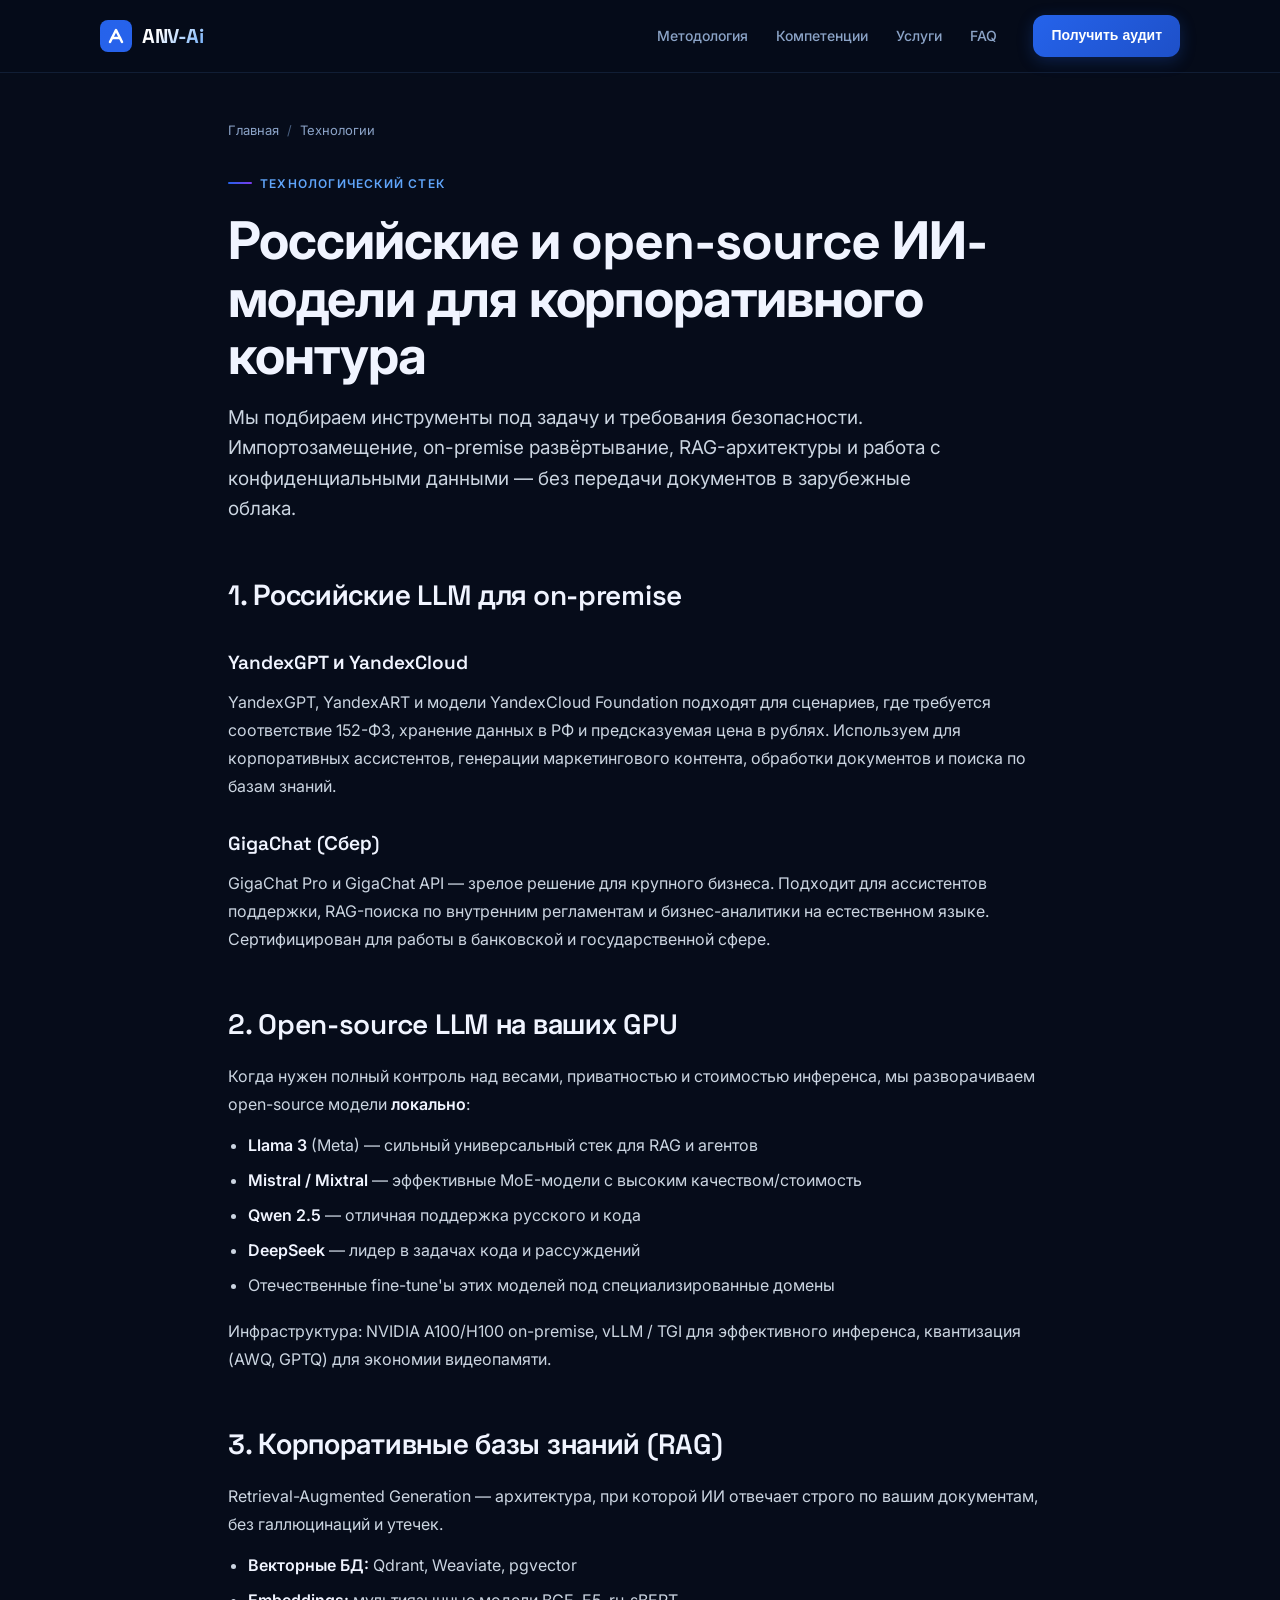
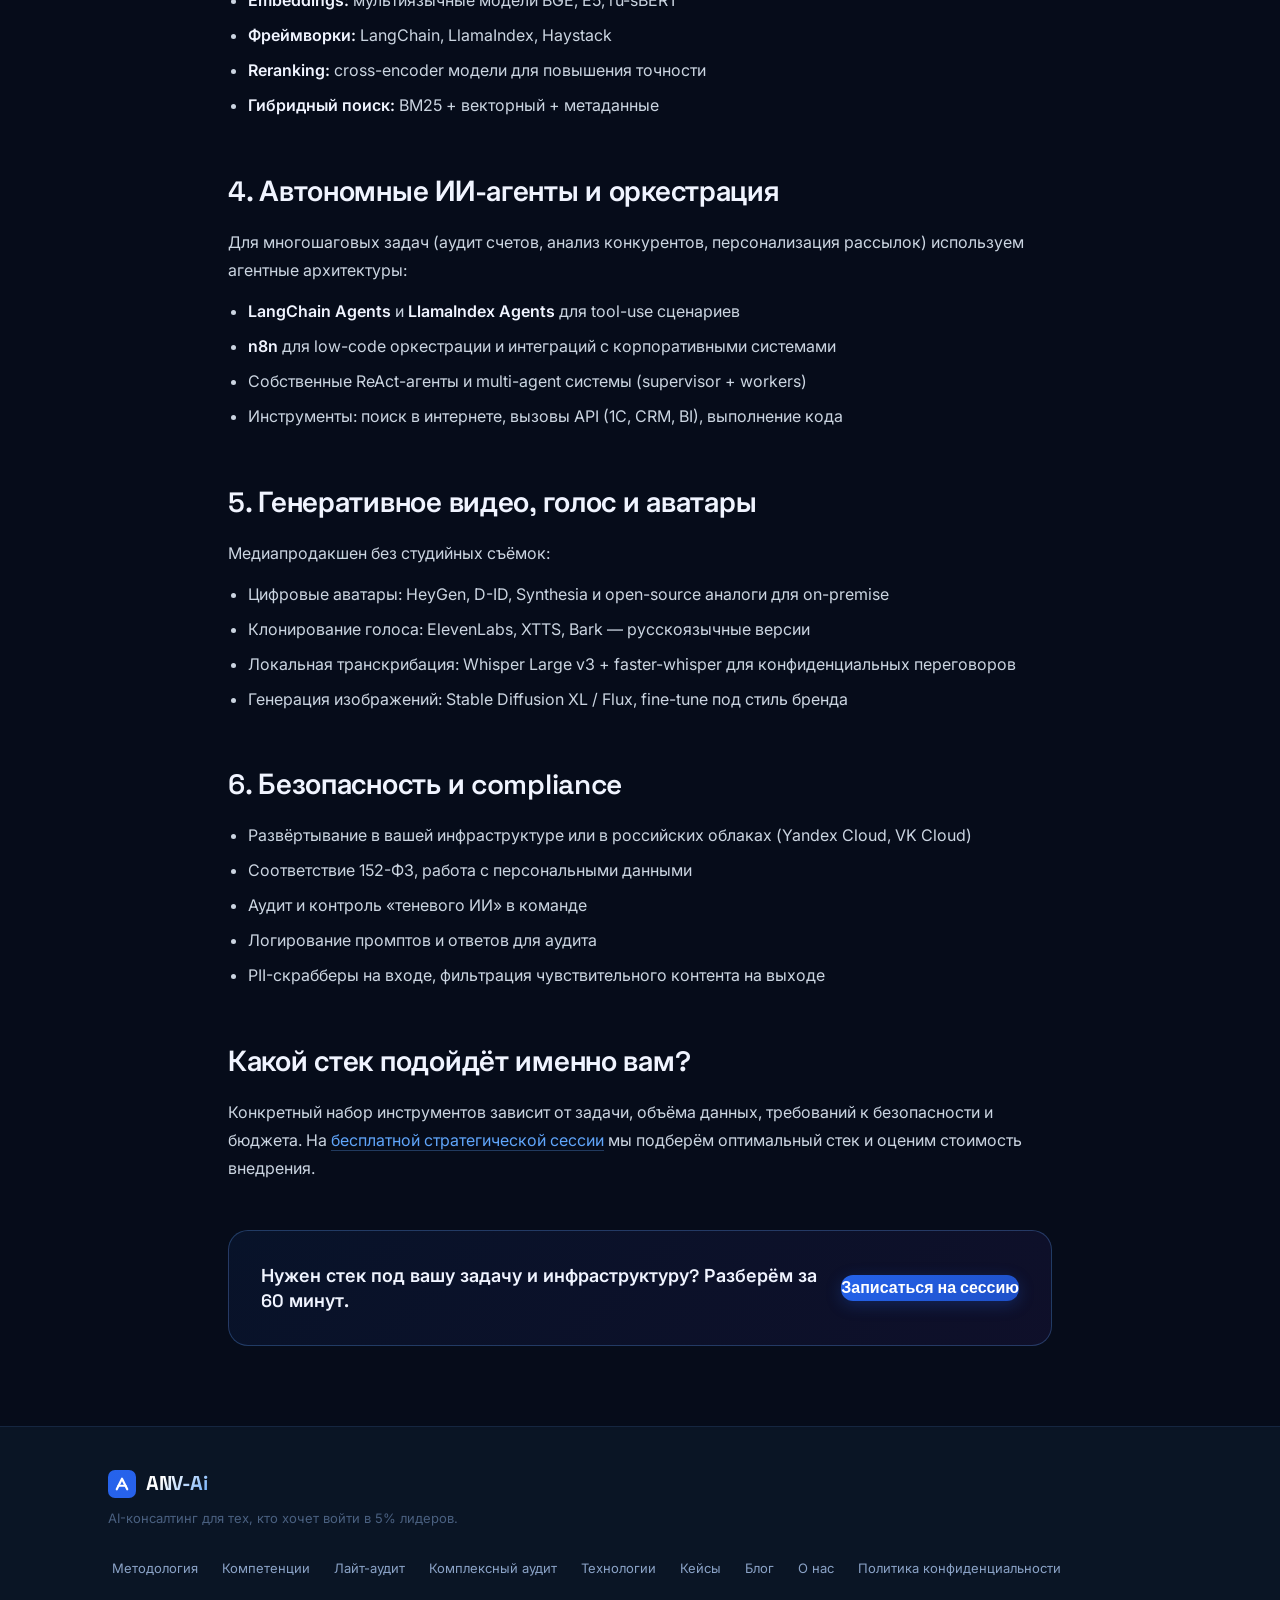
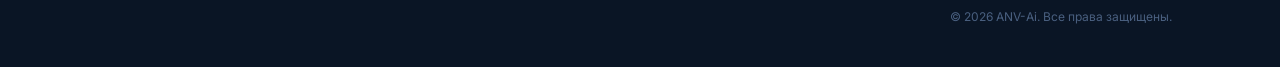
<file: technologies.html>
<!DOCTYPE html>
<html lang="ru">
<head>
  <meta charset="UTF-8">
  <meta name="viewport" content="width=device-width, initial-scale=1.0">
  <title>Технологический стек: YandexGPT, GigaChat, LLM, RAG | ANV-Ai</title>
  <meta name="description" content="Технологический стек ANV-Ai: YandexGPT, GigaChat, open-source LLM (Llama, Mistral, Qwen), RAG-архитектуры, on-premise развёртывание, цифровые аватары и локальная транскрибация.">
  <meta name="robots" content="index,follow">
  <link rel="canonical" href="https://anv-ai.ru/technologies.html">

  <meta property="og:type" content="website">
  <meta property="og:site_name" content="ANV-Ai">
  <meta property="og:locale" content="ru_RU">
  <meta property="og:title" content="Технологический стек: YandexGPT, GigaChat, LLM, RAG | ANV-Ai">
  <meta property="og:description" content="Российские и open-source модели для on-premise внедрения ИИ в бизнес: YandexGPT, GigaChat, Llama, Mistral, RAG, LangChain.">
  <meta property="og:url" content="https://anv-ai.ru/technologies.html">
  <meta property="og:image" content="https://anv-ai.ru/assets/og-cover.svg">
  <meta property="og:image:type" content="image/svg+xml">
  <meta property="og:image:width" content="1200">
  <meta property="og:image:height" content="630">

  <meta name="twitter:card" content="summary_large_image">
  <meta name="twitter:title" content="Технологический стек: YandexGPT, GigaChat, LLM, RAG | ANV-Ai">
  <meta name="twitter:description" content="Российские и open-source модели для on-premise внедрения ИИ в бизнес.">
  <meta name="twitter:image" content="https://anv-ai.ru/assets/og-cover.svg">

  <link rel="icon" href="assets/favicon.svg" type="image/svg+xml">
  <link rel="apple-touch-icon" href="assets/favicon.svg">
  <link rel="preconnect" href="https://fonts.googleapis.com">
  <link rel="preconnect" href="https://fonts.gstatic.com" crossorigin>
  <link href="https://fonts.googleapis.com/css2?family=Space+Grotesk:wght@400;500;600;700&family=Inter:wght@300;400;500;600&display=swap" rel="stylesheet">
  <link rel="stylesheet" href="css/styles.css">

  <script type="application/ld+json">
  {
    "@context": "https://schema.org",
    "@graph": [
      {
        "@type": "WebPage",
        "@id": "https://anv-ai.ru/technologies.html#webpage",
        "url": "https://anv-ai.ru/technologies.html",
        "name": "Технологический стек: YandexGPT, GigaChat, LLM, RAG | ANV-Ai",
        "description": "Технологический стек ANV-Ai: YandexGPT, GigaChat, open-source LLM, RAG-архитектуры, on-premise развёртывание, цифровые аватары и локальная транскрибация.",
        "isPartOf": { "@id": "https://anv-ai.ru/#website" },
        "inLanguage": "ru-RU"
      },
      {
        "@type": "BreadcrumbList",
        "itemListElement": [
          { "@type": "ListItem", "position": 1, "name": "Главная", "item": "https://anv-ai.ru/" },
          { "@type": "ListItem", "position": 2, "name": "Технологии", "item": "https://anv-ai.ru/technologies.html" }
        ]
      }
    ]
  }
  </script>
</head>
<body>
  <nav class="nav nav--scrolled" id="nav">
    <div class="nav__inner">
      <a href="./" class="nav__logo" aria-label="ANV-Ai — на главную">
        <svg width="32" height="32" viewBox="0 0 32 32" fill="none" aria-hidden="true">
          <rect width="32" height="32" rx="8" fill="url(#lg-t)"/>
          <path d="M10 22L16 10L22 22" stroke="white" stroke-width="2.5" stroke-linecap="round" stroke-linejoin="round"/>
          <path d="M12 18H20" stroke="white" stroke-width="2.5" stroke-linecap="round"/>
          <defs><linearGradient id="lg-t" x1="0" y1="0" x2="32" y2="32"><stop stop-color="#2563EB"/><stop offset="1" stop-color="#7C3AED"/></linearGradient></defs>
        </svg>
        <span class="nav__brand">ANV-Ai</span>
      </a>
      <div class="nav__links" id="nav-links">
        <a href="index.html#methodology" class="nav__link">Методология</a>
        <a href="index.html#competencies" class="nav__link">Компетенции</a>
        <a href="index.html#services" class="nav__link">Услуги</a>
        <a href="index.html#faq" class="nav__link">FAQ</a>
      </div>
      <a href="index.html#contact" class="btn btn--sm btn--primary nav__cta">Получить аудит</a>
      <button class="nav__burger" id="nav-burger" type="button" aria-label="Меню" aria-expanded="false" aria-controls="nav-links">
        <span></span><span></span><span></span>
      </button>
    </div>
  </nav>

  <main class="page">
    <div class="page__container">

      <nav class="page__breadcrumbs" aria-label="Хлебные крошки">
        <a href="./">Главная</a>
        <span aria-hidden="true">/</span>
        <span>Технологии</span>
      </nav>

      <header class="page__hero">
        <div class="section-label">Технологический стек</div>
        <h1 class="page__h1">Российские и open-source ИИ-модели для корпоративного контура</h1>
        <p class="page__lead">
          Мы подбираем инструменты под задачу и требования безопасности. Импортозамещение,
          on-premise развёртывание, RAG-архитектуры и работа с конфиденциальными данными —
          без передачи документов в зарубежные облака.
        </p>
      </header>

      <article class="page__content">

        <h2>1. Российские LLM для on-premise</h2>

        <h3>YandexGPT и YandexCloud</h3>
        <p>
          YandexGPT, YandexART и модели YandexCloud Foundation подходят для сценариев,
          где требуется соответствие 152-ФЗ, хранение данных в РФ и предсказуемая цена
          в рублях. Используем для корпоративных ассистентов, генерации маркетингового
          контента, обработки документов и поиска по базам знаний.
        </p>

        <h3>GigaChat (Сбер)</h3>
        <p>
          GigaChat Pro и GigaChat API — зрелое решение для крупного бизнеса. Подходит для
          ассистентов поддержки, RAG-поиска по внутренним регламентам и бизнес-аналитики
          на естественном языке. Сертифицирован для работы в банковской и государственной сфере.
        </p>

        <h2>2. Open-source LLM на ваших GPU</h2>
        <p>
          Когда нужен полный контроль над весами, приватностью и стоимостью инференса,
          мы разворачиваем open-source модели <strong>локально</strong>:
        </p>
        <ul>
          <li><strong>Llama 3</strong> (Meta) — сильный универсальный стек для RAG и агентов</li>
          <li><strong>Mistral / Mixtral</strong> — эффективные MoE-модели с высоким качеством/стоимость</li>
          <li><strong>Qwen 2.5</strong> — отличная поддержка русского и кода</li>
          <li><strong>DeepSeek</strong> — лидер в задачах кода и рассуждений</li>
          <li>Отечественные fine-tune'ы этих моделей под специализированные домены</li>
        </ul>
        <p>
          Инфраструктура: NVIDIA A100/H100 on-premise, vLLM / TGI для эффективного инференса,
          квантизация (AWQ, GPTQ) для экономии видеопамяти.
        </p>

        <h2>3. Корпоративные базы знаний (RAG)</h2>
        <p>
          Retrieval-Augmented Generation — архитектура, при которой ИИ отвечает
          строго по вашим документам, без галлюцинаций и утечек.
        </p>
        <ul>
          <li><strong>Векторные БД:</strong> Qdrant, Weaviate, pgvector</li>
          <li><strong>Embeddings:</strong> мультиязычные модели BGE, E5, ru-sBERT</li>
          <li><strong>Фреймворки:</strong> LangChain, LlamaIndex, Haystack</li>
          <li><strong>Reranking:</strong> cross-encoder модели для повышения точности</li>
          <li><strong>Гибридный поиск:</strong> BM25 + векторный + метаданные</li>
        </ul>

        <h2>4. Автономные ИИ-агенты и оркестрация</h2>
        <p>
          Для многошаговых задач (аудит счетов, анализ конкурентов, персонализация рассылок)
          используем агентные архитектуры:
        </p>
        <ul>
          <li><strong>LangChain Agents</strong> и <strong>LlamaIndex Agents</strong> для tool-use сценариев</li>
          <li><strong>n8n</strong> для low-code оркестрации и интеграций с корпоративными системами</li>
          <li>Собственные ReAct-агенты и multi-agent системы (supervisor + workers)</li>
          <li>Инструменты: поиск в интернете, вызовы API (1С, CRM, BI), выполнение кода</li>
        </ul>

        <h2>5. Генеративное видео, голос и аватары</h2>
        <p>
          Медиапродакшен без студийных съёмок:
        </p>
        <ul>
          <li>Цифровые аватары: HeyGen, D-ID, Synthesia и open-source аналоги для on-premise</li>
          <li>Клонирование голоса: ElevenLabs, XTTS, Bark — русскоязычные версии</li>
          <li>Локальная транскрибация: Whisper Large v3 + faster-whisper для конфиденциальных переговоров</li>
          <li>Генерация изображений: Stable Diffusion XL / Flux, fine-tune под стиль бренда</li>
        </ul>

        <h2>6. Безопасность и compliance</h2>
        <ul>
          <li>Развёртывание в вашей инфраструктуре или в российских облаках (Yandex Cloud, VK Cloud)</li>
          <li>Соответствие 152-ФЗ, работа с персональными данными</li>
          <li>Аудит и контроль «теневого ИИ» в команде</li>
          <li>Логирование промптов и ответов для аудита</li>
          <li>PII-скрабберы на входе, фильтрация чувствительного контента на выходе</li>
        </ul>

        <h2>Какой стек подойдёт именно вам?</h2>
        <p>
          Конкретный набор инструментов зависит от задачи, объёма данных, требований
          к безопасности и бюджета. На <a href="index.html#contact">бесплатной стратегической сессии</a>
          мы подберём оптимальный стек и оценим стоимость внедрения.
        </p>

      </article>

      <div class="page__cta">
        <div class="page__cta-text">Нужен стек под вашу задачу и инфраструктуру? Разберём за 60 минут.</div>
        <a href="index.html#contact" class="btn btn--primary">Записаться на сессию</a>
      </div>

    </div>
  </main>

  <footer class="footer">
    <div class="container footer__inner">
      <div class="footer__brand">
        <a href="./" class="nav__logo" aria-label="ANV-Ai — на главную">
          <svg width="28" height="28" viewBox="0 0 32 32" fill="none" aria-hidden="true">
            <rect width="32" height="32" rx="8" fill="url(#lg-tf)"/>
            <path d="M10 22L16 10L22 22" stroke="white" stroke-width="2.5" stroke-linecap="round" stroke-linejoin="round"/>
            <path d="M12 18H20" stroke="white" stroke-width="2.5" stroke-linecap="round"/>
            <defs><linearGradient id="lg-tf" x1="0" y1="0" x2="32" y2="32"><stop stop-color="#2563EB"/><stop offset="1" stop-color="#7C3AED"/></linearGradient></defs>
          </svg>
          <span class="nav__brand">ANV-Ai</span>
        </a>
        <p class="footer__tagline">AI-консалтинг для тех, кто хочет войти в 5% лидеров.</p>
      </div>
      <div class="footer__links">
        <a href="index.html#methodology">Методология</a>
        <a href="index.html#competencies">Компетенции</a>
        <a href="services/ai-audit-light.html">Лайт-аудит</a>
        <a href="services/ai-audit-full.html">Комплексный аудит</a>
        <a href="technologies.html">Технологии</a>
        <a href="cases/">Кейсы</a>
        <a href="blog/">Блог</a>
        <a href="about.html">О нас</a>
        <a href="privacy.html">Политика конфиденциальности</a>
      </div>
      <div class="footer__copy">© 2026 ANV-Ai. Все права защищены.</div>
    </div>
  </footer>
  <script src="js/inner.js" defer></script>
</body>
</html>
</file>
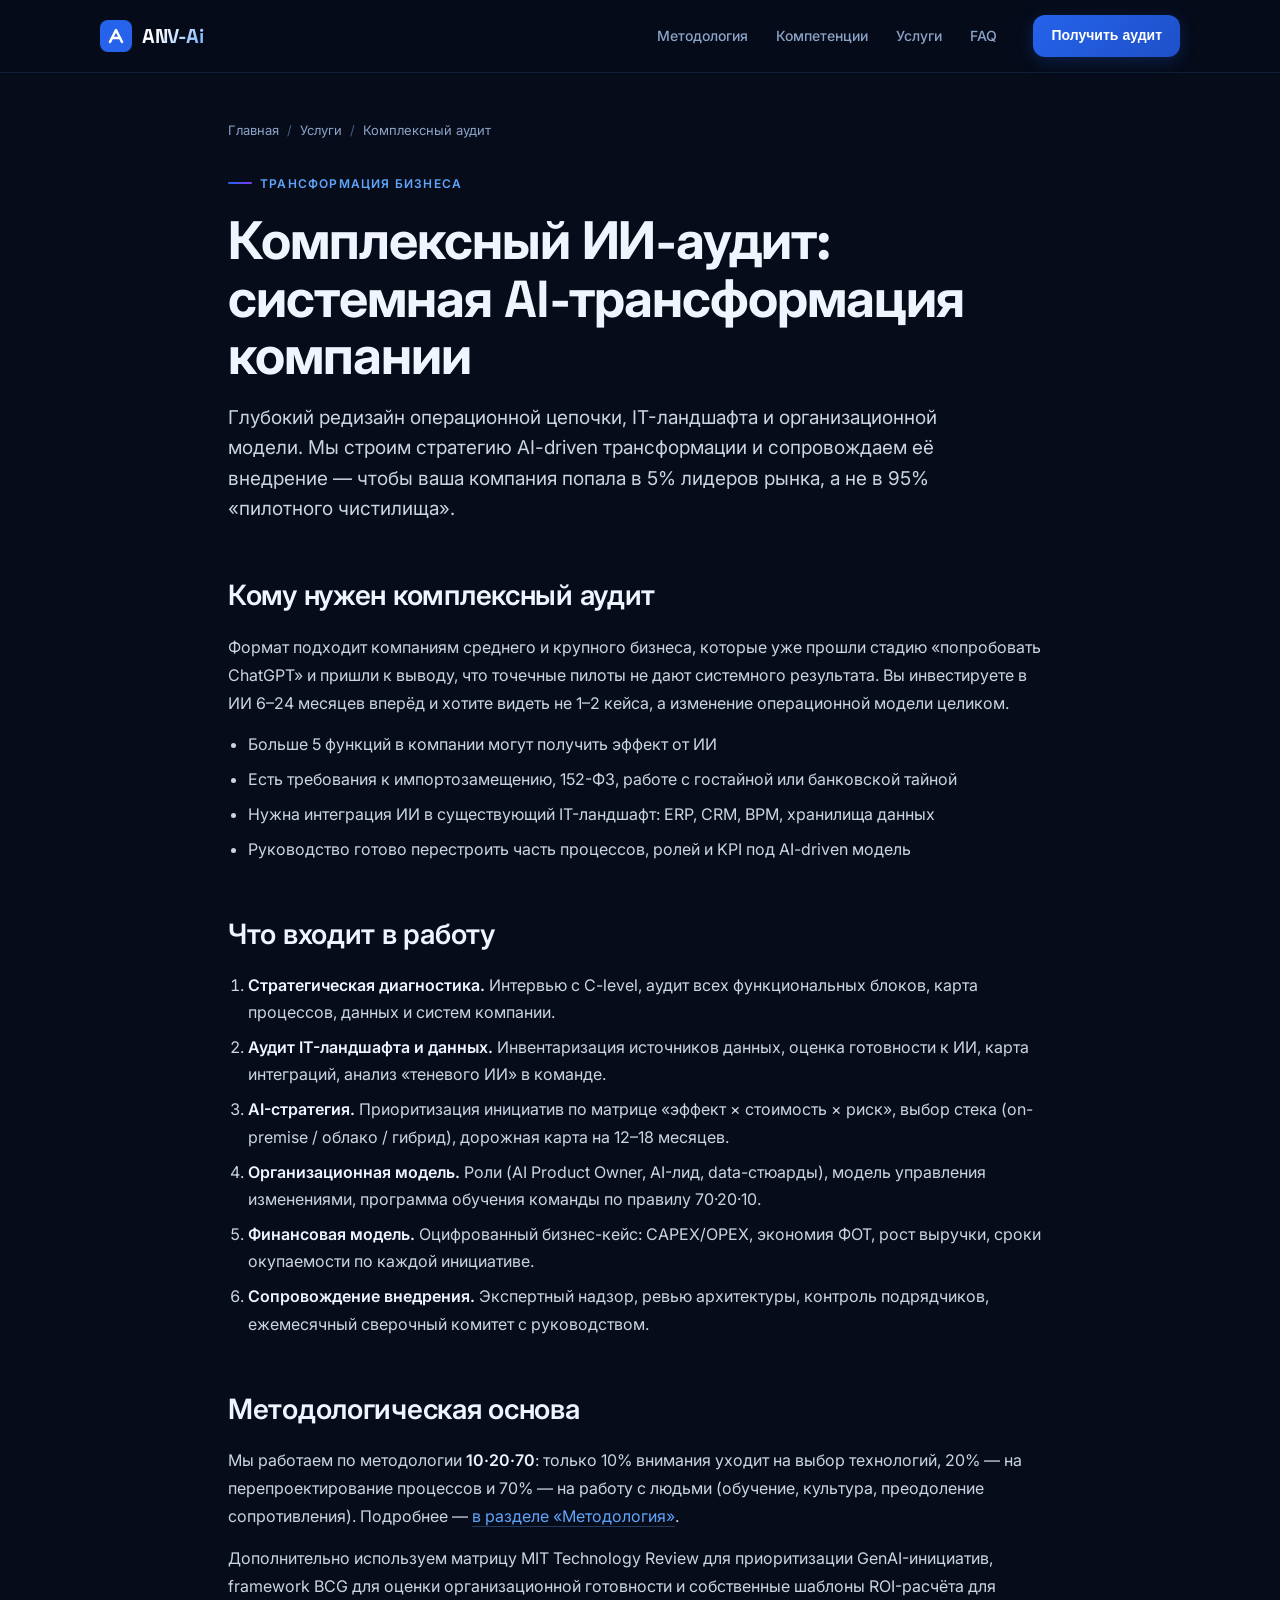
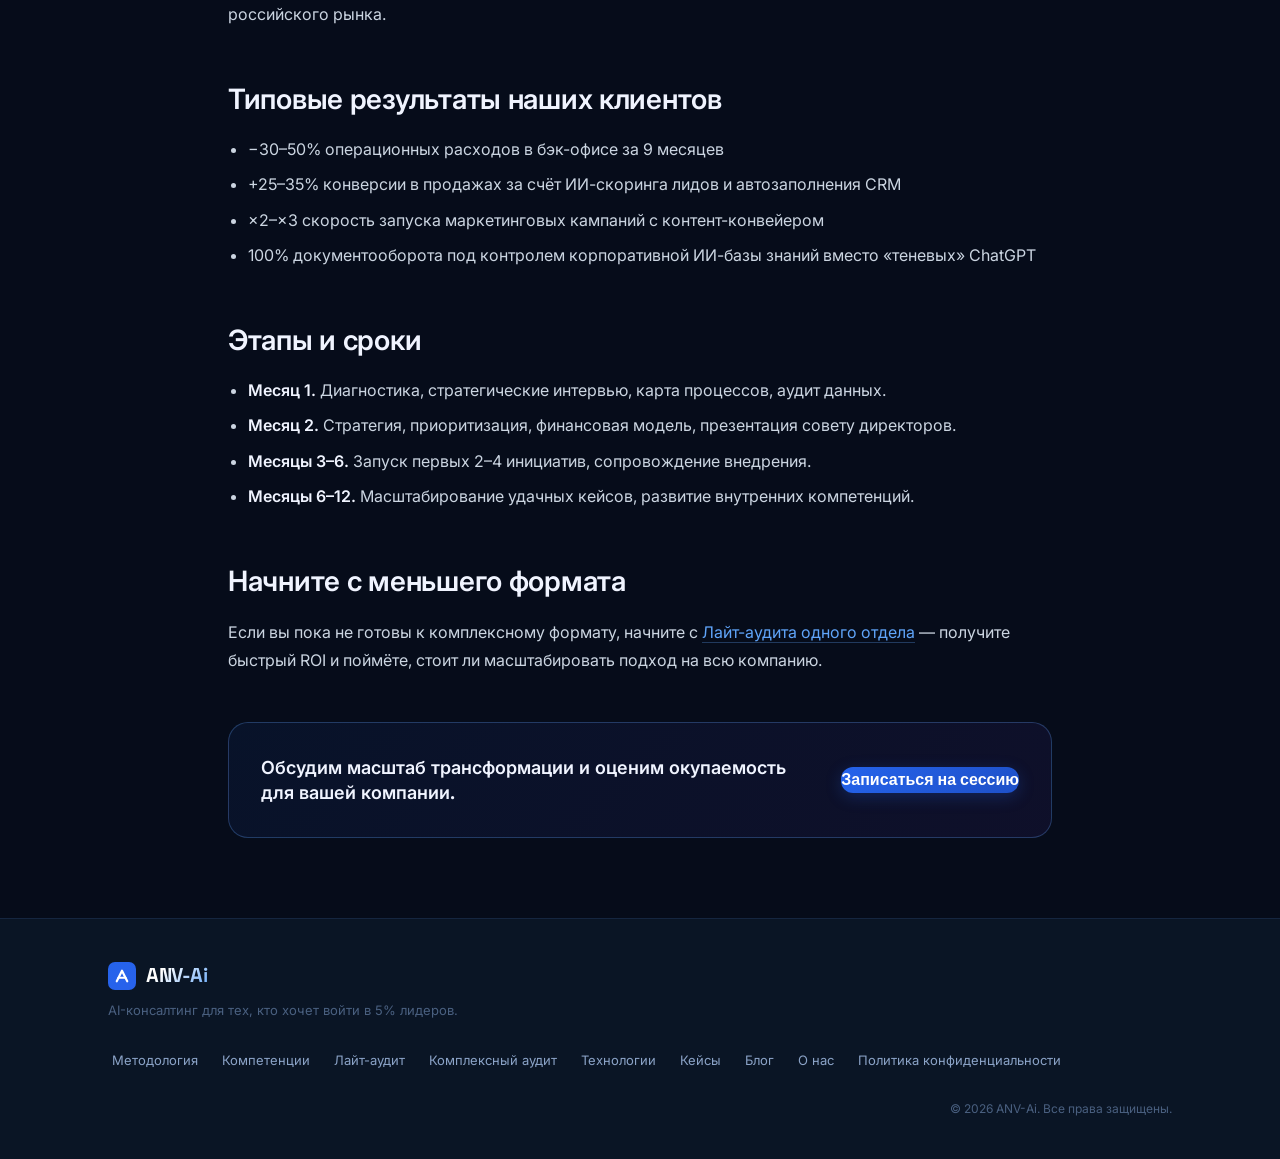
<file: services/ai-audit-full.html>
<!DOCTYPE html>
<html lang="ru">
<head>
  <meta charset="UTF-8">
  <meta name="viewport" content="width=device-width, initial-scale=1.0">
  <title>Комплексный ИИ-аудит и AI-трансформация бизнеса | ANV-Ai</title>
  <meta name="description" content="Комплексный ИИ-аудит: глубокий редизайн операционной цепочки и IT-ландшафта, стратегия AI-driven трансформации, сопровождение внедрения. Для компаний, готовых к масштабированию.">
  <meta name="robots" content="index,follow">
  <link rel="canonical" href="https://anv-ai.ru/services/ai-audit-full.html">

  <meta property="og:type" content="website">
  <meta property="og:site_name" content="ANV-Ai">
  <meta property="og:locale" content="ru_RU">
  <meta property="og:title" content="Комплексный ИИ-аудит и AI-трансформация бизнеса | ANV-Ai">
  <meta property="og:description" content="Редизайн всей операционной цепочки и IT-ландшафта, стратегия AI-driven трансформации и сопровождение внедрения.">
  <meta property="og:url" content="https://anv-ai.ru/services/ai-audit-full.html">
  <meta property="og:image" content="https://anv-ai.ru/assets/og-cover.svg">
  <meta property="og:image:type" content="image/svg+xml">
  <meta property="og:image:width" content="1200">
  <meta property="og:image:height" content="630">

  <meta name="twitter:card" content="summary_large_image">
  <meta name="twitter:title" content="Комплексный ИИ-аудит и AI-трансформация бизнеса | ANV-Ai">
  <meta name="twitter:description" content="Редизайн всей операционной цепочки и IT-ландшафта, стратегия AI-driven трансформации и сопровождение внедрения.">
  <meta name="twitter:image" content="https://anv-ai.ru/assets/og-cover.svg">

  <link rel="icon" href="../assets/favicon.svg" type="image/svg+xml">
  <link rel="apple-touch-icon" href="../assets/favicon.svg">
  <link rel="preconnect" href="https://fonts.googleapis.com">
  <link rel="preconnect" href="https://fonts.gstatic.com" crossorigin>
  <link href="https://fonts.googleapis.com/css2?family=Space+Grotesk:wght@400;500;600;700&family=Inter:wght@300;400;500;600&display=swap" rel="stylesheet">
  <link rel="stylesheet" href="../css/styles.css">

  <script type="application/ld+json">
  {
    "@context": "https://schema.org",
    "@graph": [
      {
        "@type": "Service",
        "@id": "https://anv-ai.ru/services/ai-audit-full.html#service",
        "name": "Комплексный ИИ-аудит",
        "serviceType": "AI-консалтинг",
        "provider": { "@id": "https://anv-ai.ru/#org" },
        "areaServed": [
          { "@type": "Country", "name": "Россия" },
          { "@type": "Country", "name": "Беларусь" },
          { "@type": "Country", "name": "Казахстан" }
        ],
        "description": "Глубокий редизайн всей операционной цепочки и IT-ландшафта, стратегия AI-driven трансформации и сопровождение внедрения для масштабирования.",
        "offers": {
          "@type": "Offer",
          "url": "https://anv-ai.ru/services/ai-audit-full.html",
          "availability": "https://schema.org/InStock",
          "priceCurrency": "RUB"
        }
      },
      {
        "@type": "WebPage",
        "@id": "https://anv-ai.ru/services/ai-audit-full.html#webpage",
        "url": "https://anv-ai.ru/services/ai-audit-full.html",
        "name": "Комплексный ИИ-аудит и AI-трансформация бизнеса | ANV-Ai",
        "isPartOf": { "@id": "https://anv-ai.ru/#website" },
        "inLanguage": "ru-RU"
      },
      {
        "@type": "BreadcrumbList",
        "itemListElement": [
          { "@type": "ListItem", "position": 1, "name": "Главная", "item": "https://anv-ai.ru/" },
          { "@type": "ListItem", "position": 2, "name": "Услуги", "item": "https://anv-ai.ru/#services" },
          { "@type": "ListItem", "position": 3, "name": "Комплексный аудит", "item": "https://anv-ai.ru/services/ai-audit-full.html" }
        ]
      }
    ]
  }
  </script>
</head>
<body>
  <nav class="nav nav--scrolled" id="nav">
    <div class="nav__inner">
      <a href="../" class="nav__logo" aria-label="ANV-Ai — на главную">
        <svg width="32" height="32" viewBox="0 0 32 32" fill="none" aria-hidden="true">
          <rect width="32" height="32" rx="8" fill="url(#lg-af)"/>
          <path d="M10 22L16 10L22 22" stroke="white" stroke-width="2.5" stroke-linecap="round" stroke-linejoin="round"/>
          <path d="M12 18H20" stroke="white" stroke-width="2.5" stroke-linecap="round"/>
          <defs><linearGradient id="lg-af" x1="0" y1="0" x2="32" y2="32"><stop stop-color="#2563EB"/><stop offset="1" stop-color="#7C3AED"/></linearGradient></defs>
        </svg>
        <span class="nav__brand">ANV-Ai</span>
      </a>
      <div class="nav__links" id="nav-links">
        <a href="../index.html#methodology" class="nav__link">Методология</a>
        <a href="../index.html#competencies" class="nav__link">Компетенции</a>
        <a href="../index.html#services" class="nav__link">Услуги</a>
        <a href="../index.html#faq" class="nav__link">FAQ</a>
      </div>
      <a href="../index.html#contact" class="btn btn--sm btn--primary nav__cta">Получить аудит</a>
      <button class="nav__burger" id="nav-burger" type="button" aria-label="Меню" aria-expanded="false" aria-controls="nav-links">
        <span></span><span></span><span></span>
      </button>
    </div>
  </nav>

  <main class="page">
    <div class="page__container">

      <nav class="page__breadcrumbs" aria-label="Хлебные крошки">
        <a href="../">Главная</a>
        <span aria-hidden="true">/</span>
        <a href="../index.html#services">Услуги</a>
        <span aria-hidden="true">/</span>
        <span>Комплексный аудит</span>
      </nav>

      <header class="page__hero">
        <div class="section-label">Трансформация бизнеса</div>
        <h1 class="page__h1">Комплексный ИИ-аудит: системная AI-трансформация компании</h1>
        <p class="page__lead">
          Глубокий редизайн операционной цепочки, IT-ландшафта и организационной модели.
          Мы строим стратегию AI-driven трансформации и сопровождаем её внедрение —
          чтобы ваша компания попала в 5% лидеров рынка, а не в 95% «пилотного чистилища».
        </p>
      </header>

      <article class="page__content">

        <h2>Кому нужен комплексный аудит</h2>
        <p>
          Формат подходит компаниям среднего и крупного бизнеса, которые уже прошли
          стадию «попробовать ChatGPT» и пришли к выводу, что точечные пилоты не дают
          системного результата. Вы инвестируете в ИИ 6–24 месяцев вперёд и хотите видеть
          не 1–2 кейса, а изменение операционной модели целиком.
        </p>
        <ul>
          <li>Больше 5 функций в компании могут получить эффект от ИИ</li>
          <li>Есть требования к импортозамещению, 152-ФЗ, работе с гостайной или банковской тайной</li>
          <li>Нужна интеграция ИИ в существующий IT-ландшафт: ERP, CRM, BPM, хранилища данных</li>
          <li>Руководство готово перестроить часть процессов, ролей и KPI под AI-driven модель</li>
        </ul>

        <h2>Что входит в работу</h2>
        <ol>
          <li><strong>Стратегическая диагностика.</strong> Интервью с C-level, аудит всех функциональных блоков, карта процессов, данных и систем компании.</li>
          <li><strong>Аудит IT-ландшафта и данных.</strong> Инвентаризация источников данных, оценка готовности к ИИ, карта интеграций, анализ «теневого ИИ» в команде.</li>
          <li><strong>AI-стратегия.</strong> Приоритизация инициатив по матрице «эффект × стоимость × риск», выбор стека (on-premise / облако / гибрид), дорожная карта на 12–18 месяцев.</li>
          <li><strong>Организационная модель.</strong> Роли (AI Product Owner, AI-лид, data-стюарды), модель управления изменениями, программа обучения команды по правилу 70·20·10.</li>
          <li><strong>Финансовая модель.</strong> Оцифрованный бизнес-кейс: CAPEX/OPEX, экономия ФОТ, рост выручки, сроки окупаемости по каждой инициативе.</li>
          <li><strong>Сопровождение внедрения.</strong> Экспертный надзор, ревью архитектуры, контроль подрядчиков, ежемесячный сверочный комитет с руководством.</li>
        </ol>

        <h2>Методологическая основа</h2>
        <p>
          Мы работаем по методологии <strong>10·20·70</strong>: только 10% внимания уходит на выбор технологий,
          20% — на перепроектирование процессов и 70% — на работу с людьми (обучение, культура,
          преодоление сопротивления). Подробнее — <a href="../index.html#methodology">в разделе «Методология»</a>.
        </p>
        <p>
          Дополнительно используем матрицу MIT Technology Review для приоритизации GenAI-инициатив,
          framework BCG для оценки организационной готовности и собственные шаблоны ROI-расчёта
          для российского рынка.
        </p>

        <h2>Типовые результаты наших клиентов</h2>
        <ul>
          <li>−30–50% операционных расходов в бэк-офисе за 9 месяцев</li>
          <li>+25–35% конверсии в продажах за счёт ИИ-скоринга лидов и автозаполнения CRM</li>
          <li>×2–×3 скорость запуска маркетинговых кампаний с контент-конвейером</li>
          <li>100% документооборота под контролем корпоративной ИИ-базы знаний вместо «теневых» ChatGPT</li>
        </ul>

        <h2>Этапы и сроки</h2>
        <ul>
          <li><strong>Месяц 1.</strong> Диагностика, стратегические интервью, карта процессов, аудит данных.</li>
          <li><strong>Месяц 2.</strong> Стратегия, приоритизация, финансовая модель, презентация совету директоров.</li>
          <li><strong>Месяцы 3–6.</strong> Запуск первых 2–4 инициатив, сопровождение внедрения.</li>
          <li><strong>Месяцы 6–12.</strong> Масштабирование удачных кейсов, развитие внутренних компетенций.</li>
        </ul>

        <h2>Начните с меньшего формата</h2>
        <p>
          Если вы пока не готовы к комплексному формату, начните с
          <a href="ai-audit-light.html">Лайт-аудита одного отдела</a> — получите быстрый ROI
          и поймёте, стоит ли масштабировать подход на всю компанию.
        </p>

      </article>

      <div class="page__cta">
        <div class="page__cta-text">Обсудим масштаб трансформации и оценим окупаемость для вашей компании.</div>
        <a href="../index.html#contact" class="btn btn--primary">Записаться на сессию</a>
      </div>

    </div>
  </main>

  <footer class="footer">
    <div class="container footer__inner">
      <div class="footer__brand">
        <a href="../" class="nav__logo" aria-label="ANV-Ai — на главную">
          <svg width="28" height="28" viewBox="0 0 32 32" fill="none" aria-hidden="true">
            <rect width="32" height="32" rx="8" fill="url(#lg-af-f)"/>
            <path d="M10 22L16 10L22 22" stroke="white" stroke-width="2.5" stroke-linecap="round" stroke-linejoin="round"/>
            <path d="M12 18H20" stroke="white" stroke-width="2.5" stroke-linecap="round"/>
            <defs><linearGradient id="lg-af-f" x1="0" y1="0" x2="32" y2="32"><stop stop-color="#2563EB"/><stop offset="1" stop-color="#7C3AED"/></linearGradient></defs>
          </svg>
          <span class="nav__brand">ANV-Ai</span>
        </a>
        <p class="footer__tagline">AI-консалтинг для тех, кто хочет войти в 5% лидеров.</p>
      </div>
      <div class="footer__links">
        <a href="../index.html#methodology">Методология</a>
        <a href="../index.html#competencies">Компетенции</a>
        <a href="ai-audit-light.html">Лайт-аудит</a>
        <a href="ai-audit-full.html">Комплексный аудит</a>
        <a href="../technologies.html">Технологии</a>
        <a href="../cases/">Кейсы</a>
        <a href="../blog/">Блог</a>
        <a href="../about.html">О нас</a>
        <a href="../privacy.html">Политика конфиденциальности</a>
      </div>
      <div class="footer__copy">© 2026 ANV-Ai. Все права защищены.</div>
    </div>
  </footer>
  <script src="../js/inner.js" defer></script>
</body>
</html>
</file>
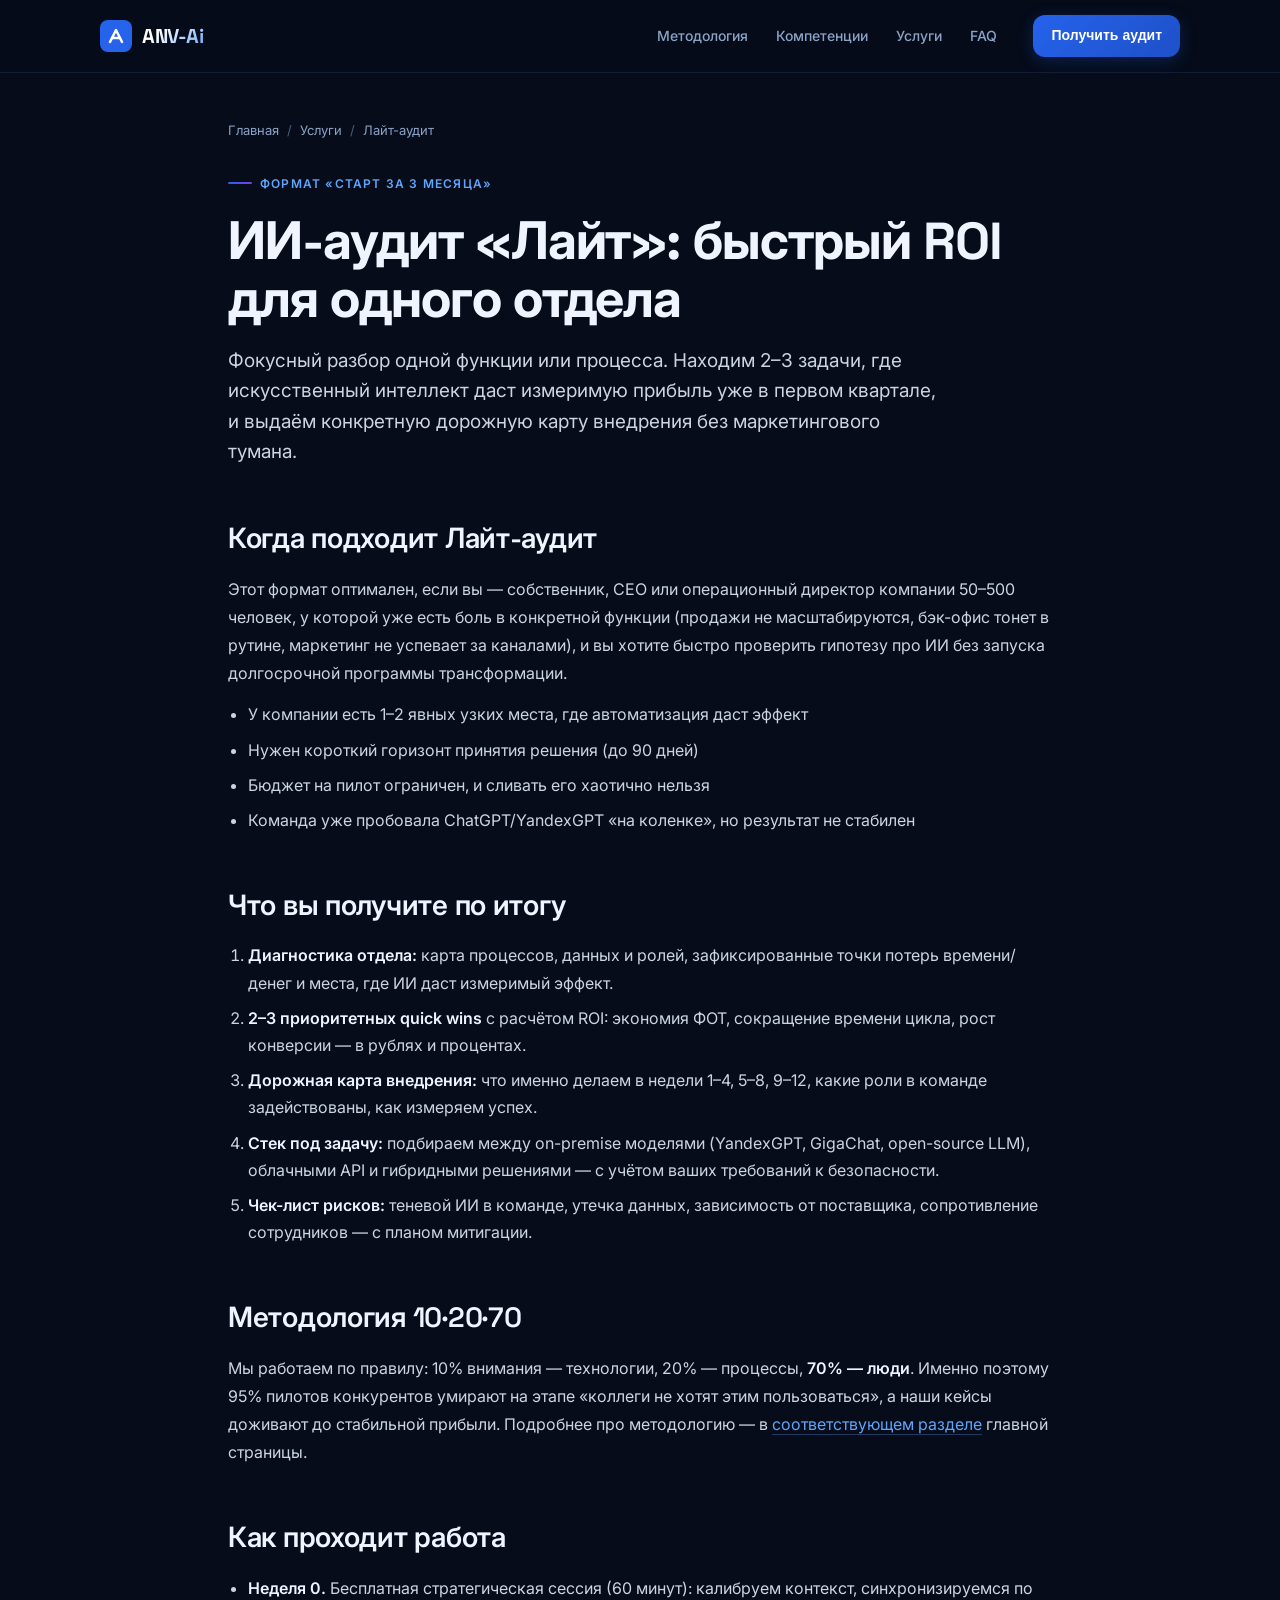
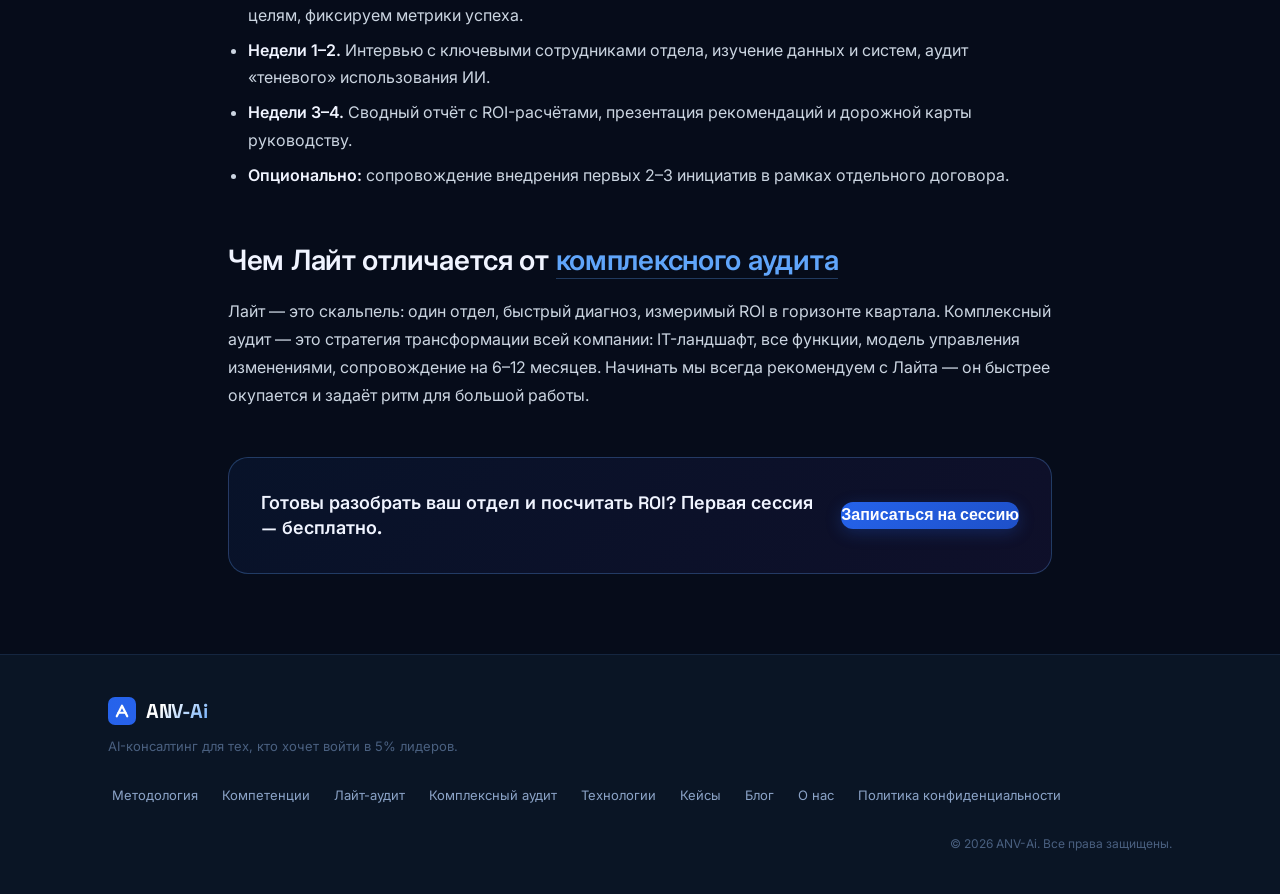
<file: services/ai-audit-light.html>
<!DOCTYPE html>
<html lang="ru">
<head>
  <meta charset="UTF-8">
  <meta name="viewport" content="width=device-width, initial-scale=1.0">
  <title>ИИ-аудит «Лайт» — быстрый ROI за 3 месяца | ANV-Ai</title>
  <meta name="description" content="Лайт-аудит ИИ для одного отдела: 2–3 задачи с быстрым ROI, дорожная карта внедрения и горизонт окупаемости до 3 месяцев. Без обязательств, первая сессия бесплатно.">
  <meta name="robots" content="index,follow">
  <link rel="canonical" href="https://anv-ai.ru/services/ai-audit-light.html">

  <meta property="og:type" content="website">
  <meta property="og:site_name" content="ANV-Ai">
  <meta property="og:locale" content="ru_RU">
  <meta property="og:title" content="ИИ-аудит «Лайт» — быстрый ROI за 3 месяца | ANV-Ai">
  <meta property="og:description" content="Фокусный разбор одного отдела, 2–3 задачи с быстрым ROI, дорожная карта и окупаемость до 3 месяцев.">
  <meta property="og:url" content="https://anv-ai.ru/services/ai-audit-light.html">
  <meta property="og:image" content="https://anv-ai.ru/assets/og-cover.svg">
  <meta property="og:image:type" content="image/svg+xml">
  <meta property="og:image:width" content="1200">
  <meta property="og:image:height" content="630">

  <meta name="twitter:card" content="summary_large_image">
  <meta name="twitter:title" content="ИИ-аудит «Лайт» — быстрый ROI за 3 месяца | ANV-Ai">
  <meta name="twitter:description" content="Фокусный разбор одного отдела, 2–3 задачи с быстрым ROI, дорожная карта и окупаемость до 3 месяцев.">
  <meta name="twitter:image" content="https://anv-ai.ru/assets/og-cover.svg">

  <link rel="icon" href="../assets/favicon.svg" type="image/svg+xml">
  <link rel="apple-touch-icon" href="../assets/favicon.svg">
  <link rel="preconnect" href="https://fonts.googleapis.com">
  <link rel="preconnect" href="https://fonts.gstatic.com" crossorigin>
  <link href="https://fonts.googleapis.com/css2?family=Space+Grotesk:wght@400;500;600;700&family=Inter:wght@300;400;500;600&display=swap" rel="stylesheet">
  <link rel="stylesheet" href="../css/styles.css">

  <script type="application/ld+json">
  {
    "@context": "https://schema.org",
    "@graph": [
      {
        "@type": "Service",
        "@id": "https://anv-ai.ru/services/ai-audit-light.html#service",
        "name": "ИИ-аудит «Лайт»",
        "serviceType": "AI-консалтинг",
        "provider": { "@id": "https://anv-ai.ru/#org" },
        "areaServed": [
          { "@type": "Country", "name": "Россия" },
          { "@type": "Country", "name": "Беларусь" },
          { "@type": "Country", "name": "Казахстан" }
        ],
        "description": "Фокусный ИИ-аудит одной функции или отдела: поиск 2–3 задач с быстрым ROI, дорожная карта внедрения, горизонт окупаемости до 3 месяцев.",
        "offers": {
          "@type": "Offer",
          "url": "https://anv-ai.ru/services/ai-audit-light.html",
          "availability": "https://schema.org/InStock",
          "priceCurrency": "RUB"
        }
      },
      {
        "@type": "WebPage",
        "@id": "https://anv-ai.ru/services/ai-audit-light.html#webpage",
        "url": "https://anv-ai.ru/services/ai-audit-light.html",
        "name": "ИИ-аудит «Лайт» — быстрый ROI за 3 месяца | ANV-Ai",
        "isPartOf": { "@id": "https://anv-ai.ru/#website" },
        "inLanguage": "ru-RU"
      },
      {
        "@type": "BreadcrumbList",
        "itemListElement": [
          { "@type": "ListItem", "position": 1, "name": "Главная", "item": "https://anv-ai.ru/" },
          { "@type": "ListItem", "position": 2, "name": "Услуги", "item": "https://anv-ai.ru/#services" },
          { "@type": "ListItem", "position": 3, "name": "Лайт-аудит", "item": "https://anv-ai.ru/services/ai-audit-light.html" }
        ]
      }
    ]
  }
  </script>
</head>
<body>
  <nav class="nav nav--scrolled" id="nav">
    <div class="nav__inner">
      <a href="../" class="nav__logo" aria-label="ANV-Ai — на главную">
        <svg width="32" height="32" viewBox="0 0 32 32" fill="none" aria-hidden="true">
          <rect width="32" height="32" rx="8" fill="url(#lg-al)"/>
          <path d="M10 22L16 10L22 22" stroke="white" stroke-width="2.5" stroke-linecap="round" stroke-linejoin="round"/>
          <path d="M12 18H20" stroke="white" stroke-width="2.5" stroke-linecap="round"/>
          <defs><linearGradient id="lg-al" x1="0" y1="0" x2="32" y2="32"><stop stop-color="#2563EB"/><stop offset="1" stop-color="#7C3AED"/></linearGradient></defs>
        </svg>
        <span class="nav__brand">ANV-Ai</span>
      </a>
      <div class="nav__links" id="nav-links">
        <a href="../index.html#methodology" class="nav__link">Методология</a>
        <a href="../index.html#competencies" class="nav__link">Компетенции</a>
        <a href="../index.html#services" class="nav__link">Услуги</a>
        <a href="../index.html#faq" class="nav__link">FAQ</a>
      </div>
      <a href="../index.html#contact" class="btn btn--sm btn--primary nav__cta">Получить аудит</a>
      <button class="nav__burger" id="nav-burger" type="button" aria-label="Меню" aria-expanded="false" aria-controls="nav-links">
        <span></span><span></span><span></span>
      </button>
    </div>
  </nav>

  <main class="page">
    <div class="page__container">

      <nav class="page__breadcrumbs" aria-label="Хлебные крошки">
        <a href="../">Главная</a>
        <span aria-hidden="true">/</span>
        <a href="../index.html#services">Услуги</a>
        <span aria-hidden="true">/</span>
        <span>Лайт-аудит</span>
      </nav>

      <header class="page__hero">
        <div class="section-label">Формат «Старт за 3 месяца»</div>
        <h1 class="page__h1">ИИ-аудит «Лайт»: быстрый ROI для одного отдела</h1>
        <p class="page__lead">
          Фокусный разбор одной функции или процесса. Находим 2–3 задачи, где искусственный
          интеллект даст измеримую прибыль уже в первом квартале, и выдаём конкретную
          дорожную карту внедрения без маркетингового тумана.
        </p>
      </header>

      <article class="page__content">

        <h2>Когда подходит Лайт-аудит</h2>
        <p>
          Этот формат оптимален, если вы — собственник, CEO или операционный директор
          компании 50–500 человек, у которой уже есть боль в конкретной функции
          (продажи не масштабируются, бэк-офис тонет в рутине, маркетинг не успевает
          за каналами), и вы хотите быстро проверить гипотезу про ИИ без запуска
          долгосрочной программы трансформации.
        </p>
        <ul>
          <li>У компании есть 1–2 явных узких места, где автоматизация даст эффект</li>
          <li>Нужен короткий горизонт принятия решения (до 90 дней)</li>
          <li>Бюджет на пилот ограничен, и сливать его хаотично нельзя</li>
          <li>Команда уже пробовала ChatGPT/YandexGPT «на коленке», но результат не стабилен</li>
        </ul>

        <h2>Что вы получите по итогу</h2>
        <ol>
          <li>
            <strong>Диагностика отдела:</strong> карта процессов, данных и ролей, зафиксированные точки потерь времени/денег и места, где ИИ даст измеримый эффект.
          </li>
          <li>
            <strong>2–3 приоритетных quick wins</strong> с расчётом ROI: экономия ФОТ,
            сокращение времени цикла, рост конверсии — в рублях и процентах.
          </li>
          <li>
            <strong>Дорожная карта внедрения:</strong> что именно делаем в недели 1–4, 5–8, 9–12, какие роли в команде задействованы, как измеряем успех.
          </li>
          <li>
            <strong>Стек под задачу:</strong> подбираем между on-premise моделями (YandexGPT, GigaChat, open-source LLM), облачными API и гибридными решениями — с учётом ваших требований к безопасности.
          </li>
          <li>
            <strong>Чек-лист рисков:</strong> теневой ИИ в команде, утечка данных, зависимость от поставщика, сопротивление сотрудников — с планом митигации.
          </li>
        </ol>

        <h2>Методология 10·20·70</h2>
        <p>
          Мы работаем по правилу: 10% внимания — технологии, 20% — процессы, <strong>70% — люди</strong>.
          Именно поэтому 95% пилотов конкурентов умирают на этапе «коллеги не хотят этим пользоваться»,
          а наши кейсы доживают до стабильной прибыли. Подробнее про методологию —
          в <a href="../index.html#methodology">соответствующем разделе</a> главной страницы.
        </p>

        <h2>Как проходит работа</h2>
        <ul>
          <li><strong>Неделя 0.</strong> Бесплатная стратегическая сессия (60 минут): калибруем контекст, синхронизируемся по целям, фиксируем метрики успеха.</li>
          <li><strong>Недели 1–2.</strong> Интервью с ключевыми сотрудниками отдела, изучение данных и систем, аудит «теневого» использования ИИ.</li>
          <li><strong>Недели 3–4.</strong> Сводный отчёт с ROI-расчётами, презентация рекомендаций и дорожной карты руководству.</li>
          <li><strong>Опционально:</strong> сопровождение внедрения первых 2–3 инициатив в рамках отдельного договора.</li>
        </ul>

        <h2>Чем Лайт отличается от <a href="ai-audit-full.html">комплексного аудита</a></h2>
        <p>
          Лайт — это скальпель: один отдел, быстрый диагноз, измеримый ROI в горизонте квартала.
          Комплексный аудит — это стратегия трансформации всей компании: IT-ландшафт, все
          функции, модель управления изменениями, сопровождение на 6–12 месяцев. Начинать
          мы всегда рекомендуем с Лайта — он быстрее окупается и задаёт ритм для большой работы.
        </p>

      </article>

      <div class="page__cta">
        <div class="page__cta-text">Готовы разобрать ваш отдел и посчитать ROI? Первая сессия — бесплатно.</div>
        <a href="../index.html#contact" class="btn btn--primary">Записаться на сессию</a>
      </div>

    </div>
  </main>

  <footer class="footer">
    <div class="container footer__inner">
      <div class="footer__brand">
        <a href="../" class="nav__logo" aria-label="ANV-Ai — на главную">
          <svg width="28" height="28" viewBox="0 0 32 32" fill="none" aria-hidden="true">
            <rect width="32" height="32" rx="8" fill="url(#lg-al-f)"/>
            <path d="M10 22L16 10L22 22" stroke="white" stroke-width="2.5" stroke-linecap="round" stroke-linejoin="round"/>
            <path d="M12 18H20" stroke="white" stroke-width="2.5" stroke-linecap="round"/>
            <defs><linearGradient id="lg-al-f" x1="0" y1="0" x2="32" y2="32"><stop stop-color="#2563EB"/><stop offset="1" stop-color="#7C3AED"/></linearGradient></defs>
          </svg>
          <span class="nav__brand">ANV-Ai</span>
        </a>
        <p class="footer__tagline">AI-консалтинг для тех, кто хочет войти в 5% лидеров.</p>
      </div>
      <div class="footer__links">
        <a href="../index.html#methodology">Методология</a>
        <a href="../index.html#competencies">Компетенции</a>
        <a href="ai-audit-light.html">Лайт-аудит</a>
        <a href="ai-audit-full.html">Комплексный аудит</a>
        <a href="../technologies.html">Технологии</a>
        <a href="../cases/">Кейсы</a>
        <a href="../blog/">Блог</a>
        <a href="../about.html">О нас</a>
        <a href="../privacy.html">Политика конфиденциальности</a>
      </div>
      <div class="footer__copy">© 2026 ANV-Ai. Все права защищены.</div>
    </div>
  </footer>
  <script src="../js/inner.js" defer></script>
</body>
</html>
</file>
<file: css/styles.css>
/* ════════════════════════════════════════════════════
   ANV-Ai — Premium Landing Page Styles
   Stack: CSS custom properties, Grid, Flexbox
   Mobile-first responsive
════════════════════════════════════════════════════ */

/* ── TOKENS ── */
:root {
  --bg-primary:   #060C1A;
  --bg-section:   #0A1525;
  --bg-card:      #0D1628;
  --bg-card-hover:#101E35;
  --bg-input:     #0A1525;

  --blue:         #2563EB;
  --blue-hover:   #1D4FD8;
  --blue-glow:    rgba(37, 99, 235, 0.35);
  --blue-light:   #60A5FA;
  --purple:       #7C3AED;
  --purple-light: #A78BFA;

  --text-primary: #F0F4FF;
  --text-sub:     #CBD5E1;
  --text-muted:   #8BA3C7;
  --text-faint:   #4A6080;

  --border:       rgba(96, 165, 250, 0.12);
  --border-hover: rgba(96, 165, 250, 0.28);

  --radius-sm:    8px;
  --radius-md:    12px;
  --radius-lg:    20px;
  --radius-xl:    28px;

  --nav-h:        72px;
  --container:    1160px;

  --ease-out:     cubic-bezier(0.16, 1, 0.3, 1);
  --ease-in-out:  cubic-bezier(0.45, 0, 0.55, 1);
}

/* ── RESET ── */
*, *::before, *::after { box-sizing: border-box; margin: 0; padding: 0; }
html { font-size: 16px; /* scroll-behavior: smooth убран — initAnchors() делает это через JS */ }
body {
  font-family: 'Inter', system-ui, sans-serif;
  background: var(--bg-primary);
  color: var(--text-primary);
  line-height: 1.65;
  overflow-x: hidden;
  -webkit-font-smoothing: antialiased;
}
img, svg { display: block; max-width: 100%; }
a { color: inherit; text-decoration: none; }
button { cursor: pointer; font: inherit; border: none; background: none; }
ul { list-style: none; }
input, textarea { font: inherit; }

/* prefers-reduced-motion */
@media (prefers-reduced-motion: reduce) {
  *, *::before, *::after { animation-duration: 0.01ms !important; transition-duration: 0.01ms !important; }
}

/* ── CONTAINER ── */
.container {
  width: 100%;
  max-width: var(--container);
  margin: 0 auto;
  padding: 0 24px;
}
@media (min-width: 768px) { .container { padding: 0 40px; } }
@media (min-width: 1200px) { .container { padding: 0 48px; } }

/* ── SECTIONS ── */
.section {
  padding: 96px 0;
  /* Изолируем секции от соседей: уменьшает пересчёт layout
     при hover/анимациях внутри. Без paint-containment,
     чтобы не создавать лишние stacking-контексты. */
  contain: layout style;
}
.section--dark {
  background: var(--bg-section);
  position: relative;
}
.section--dark::before {
  content: '';
  position: absolute;
  inset: 0;
  background: radial-gradient(ellipse 60% 50% at 50% 0%, rgba(37,99,235,0.06) 0%, transparent 70%);
  pointer-events: none;
}

.section-label {
  display: inline-flex;
  align-items: center;
  gap: 8px;
  font-size: 12px;
  font-weight: 600;
  letter-spacing: 0.1em;
  text-transform: uppercase;
  color: var(--blue-light);
  margin-bottom: 20px;
}
.section-label::before {
  content: '';
  width: 24px;
  height: 2px;
  background: linear-gradient(90deg, var(--blue), var(--purple));
  border-radius: 2px;
  flex-shrink: 0;
}
.section-h2 {
  font-family: 'Space Grotesk', sans-serif;
  font-size: clamp(28px, 4vw, 44px);
  font-weight: 700;
  line-height: 1.15;
  letter-spacing: -0.02em;
  color: var(--text-primary);
  margin-bottom: 20px;
}
.section-sub {
  font-size: 17px;
  color: var(--text-sub);
  max-width: 600px;
  margin-bottom: 56px;
}
.br-desktop { display: none; }
@media (min-width: 1024px) { .br-desktop { display: block; } }

/* ── ANIMATIONS (initial state set by JS) ── */
/* Не ставим will-change глобально — GSAP включает ускорение сам,
   а will-change без причины держит лишние композитные слои. */

/* ── BUTTONS ── */
.btn {
  display: inline-flex;
  align-items: center;
  justify-content: center;
  gap: 8px;
  font-family: 'Space Grotesk', sans-serif;
  font-weight: 600;
  border-radius: var(--radius-md);
  transition: transform 0.2s var(--ease-out), box-shadow 0.2s var(--ease-out), background 0.2s, border-color 0.2s, opacity 0.2s;
  white-space: nowrap;
  cursor: pointer;
}
.btn:active { transform: scale(0.97) !important; }

.btn--sm  { font-size: 14px; padding: 9px 18px; }
.btn--lg  { font-size: 16px; padding: 16px 28px; }
.btn--full { width: 100%; }

.btn--primary {
  background: linear-gradient(135deg, var(--blue) 0%, #1E50C8 100%);
  color: #fff;
  box-shadow: 0 0 0 0 var(--blue-glow), 0 4px 16px rgba(37,99,235,0.25);
}
.btn--primary:hover {
  transform: translateY(-2px);
  box-shadow: 0 0 0 3px var(--blue-glow), 0 8px 32px rgba(37,99,235,0.35);
}
.btn--ghost {
  background: rgba(96,165,250,0.08);
  color: var(--blue-light);
  border: 1px solid var(--border);
}
.btn--ghost:hover {
  background: rgba(96,165,250,0.14);
  border-color: var(--border-hover);
  transform: translateY(-2px);
}
.btn--outline {
  background: transparent;
  color: var(--blue-light);
  border: 1px solid rgba(96,165,250,0.3);
}
.btn--outline:hover {
  background: rgba(37,99,235,0.08);
  border-color: var(--blue);
  transform: translateY(-2px);
}

/* ── DOT ── */
.dot {
  width: 8px;
  height: 8px;
  border-radius: 50%;
  background: var(--blue-light);
  flex-shrink: 0;
}
.dot--pulse {
  animation: pulse 2s ease-in-out infinite;
}
@keyframes pulse {
  0%, 100% { opacity: 1; transform: scale(1); }
  50% { opacity: 0.5; transform: scale(0.85); }
}

/* ════════════════════════════════════════════════════
   NAVIGATION
════════════════════════════════════════════════════ */
.nav {
  position: fixed;
  top: 0;
  left: 0;
  right: 0;
  z-index: 100;
  height: var(--nav-h);
  transition: background 0.3s, backdrop-filter 0.3s, box-shadow 0.3s;
}
.nav.nav--scrolled {
  background: rgba(6, 12, 26, 0.92);
  backdrop-filter: blur(16px);
  -webkit-backdrop-filter: blur(16px);
  box-shadow: 0 1px 0 var(--border);
}
.nav__inner {
  height: 100%;
  display: flex;
  align-items: center;
  gap: 24px;
  max-width: var(--container);
  margin: 0 auto;
  padding: 0 24px;
}
@media (min-width: 768px) { .nav__inner { padding: 0 40px; } }

.nav__logo {
  display: flex;
  align-items: center;
  gap: 10px;
  flex-shrink: 0;
  margin-right: auto;
}
.nav__brand {
  font-family: 'Space Grotesk', sans-serif;
  font-size: 20px;
  font-weight: 700;
  letter-spacing: -0.02em;
  background: linear-gradient(135deg, #fff 30%, var(--blue-light));
  -webkit-background-clip: text;
  -webkit-text-fill-color: transparent;
  background-clip: text;
}

.nav__links {
  display: none;
  gap: 2px;
}
@media (min-width: 960px) { .nav__links { display: flex; } }
@media (min-width: 1200px) { .nav__links { gap: 4px; } }

.nav__link {
  font-size: 14px;
  font-weight: 500;
  color: var(--text-muted);
  padding: 6px 10px;
  border-radius: var(--radius-sm);
  transition: color 0.2s, background 0.2s;
  white-space: nowrap;
}
@media (min-width: 1200px) { .nav__link { padding: 6px 12px; } }
.nav__link:hover { color: var(--text-primary); background: rgba(255,255,255,0.06); }

.nav__cta { display: none; }
@media (min-width: 960px) { .nav__cta { display: inline-flex; } }

.nav__burger {
  display: flex;
  flex-direction: column;
  gap: 5px;
  width: 32px;
  padding: 4px;
}
@media (min-width: 960px) { .nav__burger { display: none; } }
.nav__burger span {
  display: block;
  height: 2px;
  background: var(--text-sub);
  border-radius: 2px;
  transition: transform 0.3s, opacity 0.3s, width 0.3s;
}
.nav__burger span:nth-child(2) { width: 70%; }
.nav__burger.open span:nth-child(1) { transform: translateY(7px) rotate(45deg); }
.nav__burger.open span:nth-child(2) { opacity: 0; }
.nav__burger.open span:nth-child(3) { transform: translateY(-7px) rotate(-45deg); width: 100%; }

/* Mobile nav overlay */
.nav__links.nav--open {
  display: flex;
  flex-direction: column;
  position: fixed;
  top: var(--nav-h);
  left: 0;
  right: 0;
  bottom: 0;
  background: var(--bg-primary);
  background-image:
    radial-gradient(ellipse at 85% 0%, rgba(37,99,235,0.10), transparent 55%),
    radial-gradient(ellipse at 0% 100%, rgba(124,58,237,0.08), transparent 55%);
  border-top: 1px solid var(--border);
  padding: 32px 24px;
  gap: 8px;
  z-index: 99;
  overflow-y: auto;
  -webkit-overflow-scrolling: touch;
}
.nav__links.nav--open .nav__link {
  font-size: 20px;
  padding: 16px;
  color: var(--text-primary);
  border-bottom: 1px solid var(--border);
  border-radius: 0;
}

/* Когда мобильное меню открыто — делаем сам топ-бар плотным,
   чтобы через него не просвечивал контент страницы.
   :has() — для современных браузеров, .nav--menu-open — fallback через JS. */
.nav.nav--menu-open,
.nav:has(.nav__links.nav--open) {
  background: var(--bg-primary);
  backdrop-filter: none;
  -webkit-backdrop-filter: none;
  box-shadow: 0 1px 0 var(--border);
}

/* ════════════════════════════════════════════════════
   HERO
════════════════════════════════════════════════════ */
.hero {
  position: relative;
  min-height: 100svh;
  display: flex;
  align-items: center;
  overflow: hidden;
  padding-top: var(--nav-h);
}

/* ── 3D Placeholder Canvas ── */
.hero__canvas {
  position: absolute;
  inset: 0;
  width: 100%;
  height: 100%;
  z-index: 0;
  /* Replace this canvas with your Three.js renderer.
     The canvas uses pointer-events: none so it won't
     block clicks. opacity controlled by JS. */
}

.hero__overlay {
  position: absolute;
  inset: 0;
  background:
    radial-gradient(ellipse 80% 60% at 60% 40%, rgba(37,99,235,0.12) 0%, transparent 60%),
    radial-gradient(ellipse 50% 70% at 20% 70%, rgba(124,58,237,0.08) 0%, transparent 60%),
    linear-gradient(180deg, transparent 60%, var(--bg-primary) 100%);
  z-index: 1;
  pointer-events: none;
}

.hero__container {
  position: relative;
  z-index: 2;
  padding-top: 48px;
  padding-bottom: 80px;
}

.hero__content {
  max-width: 760px;
}

.hero__label {
  display: inline-flex;
  align-items: center;
  gap: 10px;
  font-size: 13px;
  font-weight: 500;
  letter-spacing: 0.06em;
  color: var(--blue-light);
  background: rgba(37,99,235,0.12);
  border: 1px solid rgba(96,165,250,0.2);
  padding: 7px 16px;
  border-radius: 100px;
  margin-bottom: 32px;
}

.hero__h1 {
  font-family: 'Space Grotesk', sans-serif;
  font-size: clamp(36px, 6vw, 72px);
  font-weight: 700;
  line-height: 1.08;
  letter-spacing: -0.03em;
  color: var(--text-primary);
  margin-bottom: 28px;
}
.hero__h1-line { display: block; }

.hero__accent {
  position: relative;
  background: linear-gradient(135deg, var(--blue-light), var(--purple-light));
  -webkit-background-clip: text;
  -webkit-text-fill-color: transparent;
  background-clip: text;
}
.hero__accent::after {
  content: '';
  position: absolute;
  bottom: 4px;
  left: 0;
  right: 0;
  height: 3px;
  background: linear-gradient(90deg, var(--blue), var(--purple));
  border-radius: 2px;
  opacity: 0.5;
}

.hero__sub {
  font-size: clamp(16px, 2vw, 19px);
  color: var(--text-sub);
  max-width: 620px;
  margin-bottom: 40px;
  line-height: 1.7;
}

.hero__actions {
  display: flex;
  flex-wrap: wrap;
  gap: 14px;
  margin-bottom: 48px;
}

.hero__trust {
  display: flex;
  flex-wrap: wrap;
  gap: 20px 28px;
}
.hero__trust-item {
  display: flex;
  align-items: center;
  gap: 8px;
  font-size: 13px;
  color: var(--text-muted);
  font-weight: 500;
}

.hero__scroll {
  position: absolute;
  bottom: 32px;
  left: 50%;
  transform: translateX(-50%);
  display: flex;
  flex-direction: column;
  align-items: center;
  gap: 8px;
  color: var(--text-faint);
  font-size: 11px;
  letter-spacing: 0.1em;
  text-transform: uppercase;
}
.hero__scroll-line {
  width: 1px;
  height: 48px;
  background: linear-gradient(to bottom, transparent, var(--text-faint));
  animation: scroll-line 2s ease-in-out infinite;
}
@keyframes scroll-line {
  0% { transform: scaleY(0); transform-origin: top; }
  50% { transform: scaleY(1); transform-origin: top; }
  51% { transform: scaleY(1); transform-origin: bottom; }
  100% { transform: scaleY(0); transform-origin: bottom; }
}

/* ════════════════════════════════════════════════════
   PAIN POINTS
════════════════════════════════════════════════════ */
.pain__grid {
  display: grid;
  gap: 24px;
  margin-top: 0;
}

/* Safety: prevent animation libraries from leaving cards invisible */
.pain__grid > .pain__card {
  opacity: 1 !important;
  transform: none !important;
}
@media (min-width: 768px) {
  .pain__grid { grid-template-columns: 1fr 1fr; }
}

.pain__card {
  background: var(--bg-card);
  border: 1px solid var(--border);
  border-radius: var(--radius-lg);
  padding: 40px;
  position: relative;
  overflow: hidden;
  transition: border-color 0.3s, transform 0.3s var(--ease-out);
}
.pain__card::before {
  content: '';
  position: absolute;
  top: 0;
  left: 0;
  right: 0;
  height: 2px;
  background: linear-gradient(90deg, var(--blue), var(--purple));
  opacity: 0;
  transition: opacity 0.3s;
}
.pain__card:hover { border-color: var(--border-hover); transform: translateY(-4px); }
.pain__card:hover::before { opacity: 1; }

.pain__card--accent {
  border-color: rgba(124,58,237,0.2);
  background: linear-gradient(135deg, #0D1628 0%, #10122A 100%);
}

.pain__card-icon {
  width: 52px;
  height: 52px;
  background: rgba(37,99,235,0.1);
  border: 1px solid var(--border);
  border-radius: var(--radius-md);
  display: flex;
  align-items: center;
  justify-content: center;
  margin-bottom: 28px;
}

.pain__stat {
  display: flex;
  align-items: baseline;
  gap: 4px;
  margin-bottom: 16px;
}
.pain__num {
  font-family: 'Space Grotesk', sans-serif;
  font-size: clamp(56px, 8vw, 80px);
  font-weight: 700;
  line-height: 1;
  letter-spacing: -0.04em;
  background: linear-gradient(135deg, var(--blue-light), var(--purple-light));
  -webkit-background-clip: text;
  -webkit-text-fill-color: transparent;
  background-clip: text;
}
.pain__pct {
  font-family: 'Space Grotesk', sans-serif;
  font-size: 32px;
  font-weight: 700;
  color: var(--blue-light);
}

.pain__title {
  font-family: 'Space Grotesk', sans-serif;
  font-size: 22px;
  font-weight: 600;
  color: var(--text-primary);
  margin-bottom: 14px;
  letter-spacing: -0.01em;
}
.pain__text {
  font-size: 15px;
  color: var(--text-sub);
  line-height: 1.7;
  margin-bottom: 24px;
}
.pain__text em { font-style: normal; color: var(--text-primary); font-weight: 500; }

.pain__tag {
  display: inline-flex;
  align-items: center;
  font-size: 12px;
  font-weight: 600;
  color: var(--text-muted);
  background: rgba(96,165,250,0.08);
  border: 1px solid var(--border);
  padding: 4px 12px;
  border-radius: 100px;
  letter-spacing: 0.04em;
  text-transform: uppercase;
}

/* ════════════════════════════════════════════════════
   COMPETENCIES (reuse pain__card chrome)
════════════════════════════════════════════════════ */
.competencies__grid {
  display: grid;
  gap: 24px;
}
@media (min-width: 700px) {
  .competencies__grid { grid-template-columns: repeat(2, 1fr); }
}
@media (min-width: 1100px) {
  .competencies__grid { grid-template-columns: repeat(3, 1fr); }
}

.competencies__grid > .competencies__card {
  opacity: 1 !important;
  transform: none !important;
}

.competencies__card {
  padding: 28px 24px;
  display: flex;
  flex-direction: column;
  height: 100%;
}
@media (min-width: 768px) {
  .competencies__card { padding: 32px 28px; }
}

.competencies__card .pain__title {
  font-size: clamp(18px, 2.2vw, 20px);
  margin-bottom: 12px;
}

.competencies__card .pain__text {
  font-size: 14px;
  line-height: 1.65;
  margin-bottom: 0;
  flex: 1;
}

/* ════════════════════════════════════════════════════
   METHODOLOGY
════════════════════════════════════════════════════ */
.method__body {
  display: grid;
  gap: 56px;
  align-items: start;
}
@media (min-width: 900px) {
  .method__body { grid-template-columns: 1fr 1fr; gap: 64px; align-items: center; }
}

/* Donut Chart */
.method__chart-wrap {
  display: flex;
  flex-direction: column;
  align-items: center;
  gap: 32px;
}
.method__chart {
  position: relative;
  width: 240px;
  height: 240px;
  flex-shrink: 0;
}
.donut {
  width: 100%;
  height: 100%;
  transform: rotate(-90deg);
}
.donut__track {
  fill: none;
  stroke: rgba(96,165,250,0.08);
  stroke-width: 20;
}
.donut__seg {
  fill: none;
  stroke-width: 20;
  stroke-linecap: round;
  transition: stroke-dasharray 1.5s var(--ease-out);
}
.donut__seg--people  { stroke: var(--purple); }
.donut__seg--process { stroke: var(--blue); }
.donut__seg--tech    { stroke: #1E3A5F; }

.method__chart-center {
  position: absolute;
  inset: 0;
  display: flex;
  flex-direction: column;
  align-items: center;
  justify-content: center;
  gap: 4px;
}
.method__chart-label {
  font-size: 11px;
  text-transform: uppercase;
  letter-spacing: 0.1em;
  color: var(--text-faint);
}
.method__chart-num {
  font-family: 'Space Grotesk', sans-serif;
  font-size: 18px;
  font-weight: 700;
  color: var(--text-sub);
  letter-spacing: 0.04em;
}

.method__legend {
  display: flex;
  gap: 24px;
}
.method__legend-item {
  display: flex;
  flex-direction: column;
  align-items: center;
  gap: 6px;
}
.method__legend-dot {
  width: 12px;
  height: 12px;
  border-radius: 50%;
}
.method__legend-pct {
  font-family: 'Space Grotesk', sans-serif;
  font-size: 18px;
  font-weight: 700;
  color: var(--text-primary);
}
.method__legend-name {
  font-size: 12px;
  color: var(--text-muted);
  text-align: center;
}

/* Pillars */
.method__pillars {
  display: flex;
  flex-direction: column;
  gap: 4px;
}
.method__pillar {
  padding: 24px 28px;
  border-radius: var(--radius-md);
  border: 1px solid var(--border);
  background: rgba(13,22,40,0.6);
  transition: border-color 0.2s, background 0.2s;
}
.method__pillar:hover { border-color: var(--border-hover); background: var(--bg-card-hover); }
.method__pillar--main {
  border-color: rgba(124,58,237,0.25);
  background: rgba(124,58,237,0.06);
}
.method__pillar-header {
  display: flex;
  align-items: center;
  gap: 14px;
  margin-bottom: 10px;
}
.method__pillar-pct {
  font-family: 'Space Grotesk', sans-serif;
  font-size: 24px;
  font-weight: 700;
}
.method__pillar-title {
  font-family: 'Space Grotesk', sans-serif;
  font-size: 16px;
  font-weight: 600;
  color: var(--text-primary);
}
.method__pillar-text {
  font-size: 14px;
  color: var(--text-sub);
  line-height: 1.7;
}
.method__pillar-text strong { color: var(--text-primary); font-weight: 500; }
.method__pillar-badge {
  display: inline-flex;
  font-size: 11px;
  font-weight: 600;
  text-transform: uppercase;
  letter-spacing: 0.08em;
  color: var(--purple-light);
  background: rgba(124,58,237,0.15);
  padding: 3px 10px;
  border-radius: 100px;
  margin-top: 14px;
}

/* ════════════════════════════════════════════════════
   DEPARTMENT TABS
════════════════════════════════════════════════════ */
.tabs {
  background: var(--bg-card);
  border: 1px solid var(--border);
  border-radius: var(--radius-xl);
  overflow: hidden;
}

.tabs__nav {
  display: flex;
  border-bottom: 1px solid var(--border);
  overflow-x: auto;
  -ms-overflow-style: none;
  scrollbar-width: none;
}
.tabs__nav::-webkit-scrollbar { display: none; }

.tabs__btn {
  display: flex;
  align-items: center;
  gap: 8px;
  padding: 18px 28px;
  font-size: 14px;
  font-weight: 600;
  color: var(--text-muted);
  background: none;
  border: none;
  border-bottom: 2px solid transparent;
  cursor: pointer;
  white-space: nowrap;
  transition: color 0.2s, border-color 0.2s, background 0.2s;
  margin-bottom: -1px;
}
.tabs__btn:hover { color: var(--text-sub); background: rgba(255,255,255,0.03); }
.tabs__btn--active {
  color: var(--blue-light);
  border-bottom-color: var(--blue);
  background: rgba(37,99,235,0.06);
}

.tabs__content { padding: 0; }

.tabs__panel {
  animation: tab-in 0.3s var(--ease-out);
}
@keyframes tab-in {
  from { opacity: 0; transform: translateY(8px); }
  to   { opacity: 1; transform: translateY(0); }
}

.tabs__panel-inner {
  display: grid;
  gap: 40px;
  padding: 40px;
}
@media (min-width: 768px) {
  .tabs__panel-inner { grid-template-columns: 1fr auto; align-items: start; }
}

.tabs__panel-tag {
  display: inline-flex;
  font-size: 12px;
  font-weight: 600;
  text-transform: uppercase;
  letter-spacing: 0.08em;
  color: var(--blue-light);
  background: rgba(37,99,235,0.1);
  padding: 4px 12px;
  border-radius: 100px;
  margin-bottom: 16px;
}
.tabs__panel-title {
  font-family: 'Space Grotesk', sans-serif;
  font-size: clamp(20px, 3vw, 26px);
  font-weight: 600;
  color: var(--text-primary);
  margin-bottom: 14px;
  letter-spacing: -0.01em;
}
.tabs__panel-desc {
  font-size: 15px;
  color: var(--text-sub);
  line-height: 1.7;
  margin-bottom: 24px;
}
.tabs__panel-list {
  display: flex;
  flex-direction: column;
  gap: 10px;
}
.tabs__panel-list li {
  display: flex;
  align-items: flex-start;
  gap: 10px;
  font-size: 14px;
  color: var(--text-sub);
}
.tabs__panel-list li::before {
  content: '→';
  color: var(--blue-light);
  flex-shrink: 0;
  margin-top: 1px;
}

.tabs__panel-metrics {
  display: flex;
  flex-direction: column;
  gap: 12px;
  min-width: 180px;
}
@media (max-width: 767px) {
  .tabs__panel-metrics { flex-direction: row; flex-wrap: wrap; }
}

.metric-card {
  background: rgba(6,12,26,0.8);
  border: 1px solid var(--border);
  border-radius: var(--radius-md);
  padding: 20px 24px;
  text-align: center;
  transition: border-color 0.2s;
  flex: 1;
}
.metric-card:hover { border-color: var(--border-hover); }
.metric-card--accent {
  border-color: rgba(37,99,235,0.25);
  background: rgba(37,99,235,0.06);
}
.metric-card__num {
  font-family: 'Space Grotesk', sans-serif;
  font-size: 28px;
  font-weight: 700;
  letter-spacing: -0.02em;
  background: linear-gradient(135deg, var(--blue-light), var(--purple-light));
  -webkit-background-clip: text;
  -webkit-text-fill-color: transparent;
  background-clip: text;
  margin-bottom: 6px;
}
.metric-card__label {
  font-size: 12px;
  color: var(--text-muted);
  line-height: 1.4;
}

/* ════════════════════════════════════════════════════
   SERVICES
════════════════════════════════════════════════════ */
.services__grid {
  display: grid;
  gap: 24px;
}

/* Safety: prevent animation libraries from leaving cards invisible */
.services__grid > .service-card {
  opacity: 1 !important;
  transform: none !important;
}
@media (min-width: 768px) {
  .services__grid { grid-template-columns: 1fr 1fr; align-items: start; }
}

.service-card {
  background: var(--bg-card);
  border: 1px solid var(--border);
  border-radius: var(--radius-xl);
  padding: 40px;
  display: flex;
  flex-direction: column;
  gap: 24px;
  transition: border-color 0.3s, transform 0.3s var(--ease-out);
}
.service-card:hover { border-color: var(--border-hover); transform: translateY(-4px); }

.service-card--featured {
  border-color: rgba(37,99,235,0.3);
  background: linear-gradient(135deg, #0D1628 0%, #0E1530 100%);
  position: relative;
  overflow: hidden;
}
.service-card--featured::before {
  content: '';
  position: absolute;
  top: -1px;
  left: 40px;
  right: 40px;
  height: 2px;
  background: linear-gradient(90deg, var(--blue), var(--purple));
  border-radius: 0 0 2px 2px;
}
.service-card--featured:hover { border-color: rgba(37,99,235,0.5); }

.service-card__badge {
  display: inline-flex;
  font-size: 12px;
  font-weight: 600;
  text-transform: uppercase;
  letter-spacing: 0.08em;
  color: var(--text-muted);
  background: rgba(96,165,250,0.08);
  border: 1px solid var(--border);
  padding: 4px 12px;
  border-radius: 100px;
  width: fit-content;
}
.service-card__badge--glow {
  color: var(--blue-light);
  background: rgba(37,99,235,0.12);
  border-color: rgba(37,99,235,0.3);
}

.service-card__title {
  font-family: 'Space Grotesk', sans-serif;
  font-size: 26px;
  font-weight: 700;
  color: var(--text-primary);
  letter-spacing: -0.02em;
}
.service-card__desc {
  font-size: 15px;
  color: var(--text-sub);
  line-height: 1.7;
}
.service-card__features {
  display: flex;
  flex-direction: column;
  gap: 12px;
  flex: 1;
}
.service-card__features li {
  display: flex;
  align-items: center;
  gap: 10px;
  font-size: 14px;
  color: var(--text-sub);
}
.service-card__features li svg { flex-shrink: 0; }

/* ════════════════════════════════════════════════════
   CONTACT / CTA
════════════════════════════════════════════════════ */
.contact__inner {
  display: grid;
  gap: 64px;
  align-items: start;
}
@media (min-width: 960px) {
  .contact__inner { grid-template-columns: 1fr 1fr; }
}

.contact__h2 {
  font-family: 'Space Grotesk', sans-serif;
  font-size: clamp(28px, 4vw, 42px);
  font-weight: 700;
  line-height: 1.15;
  letter-spacing: -0.02em;
  color: var(--text-primary);
  margin-bottom: 20px;
}
.contact__desc {
  font-size: 16px;
  color: var(--text-sub);
  line-height: 1.7;
  margin-bottom: 40px;
}

.contact__guarantees {
  display: flex;
  flex-direction: column;
  gap: 24px;
}
.contact__guarantee {
  display: flex;
  align-items: flex-start;
  gap: 16px;
}
.contact__guarantee-icon {
  width: 40px;
  height: 40px;
  border-radius: var(--radius-sm);
  background: rgba(96,165,250,0.08);
  border: 1px solid var(--border);
  display: flex;
  align-items: center;
  justify-content: center;
  flex-shrink: 0;
}
.contact__guarantee-title {
  font-size: 15px;
  font-weight: 600;
  color: var(--text-primary);
  margin-bottom: 4px;
}
.contact__guarantee-text {
  font-size: 13px;
  color: var(--text-muted);
  line-height: 1.6;
}

/* Form */
.form {
  background: var(--bg-card);
  border: 1px solid var(--border);
  border-radius: var(--radius-xl);
  padding: 40px;
  display: flex;
  flex-direction: column;
  gap: 20px;
}

.form__field {
  display: flex;
  flex-direction: column;
  gap: 8px;
}
.form__label {
  font-size: 13px;
  font-weight: 500;
  color: var(--text-sub);
  letter-spacing: 0.01em;
}
.form__label span { color: var(--blue-light); }

.form__input {
  background: var(--bg-input);
  border: 1px solid var(--border);
  border-radius: var(--radius-md);
  padding: 13px 16px;
  font-size: 15px;
  color: var(--text-primary);
  transition: border-color 0.2s, box-shadow 0.2s;
  outline: none;
}
.form__input::placeholder { color: var(--text-faint); }
.form__input:hover { border-color: var(--border-hover); }
.form__input:focus {
  border-color: var(--blue);
  box-shadow: 0 0 0 3px rgba(37,99,235,0.15);
}
.form__input.input--error { border-color: #EF4444; }
.form__input.input--error:focus { box-shadow: 0 0 0 3px rgba(239,68,68,0.15); }

.form__error {
  font-size: 12px;
  color: #EF4444;
  display: none;
}
.form__error.visible { display: block; }

.form__checkbox {
  display: flex;
  flex-direction: column;
  gap: 6px;
}
.form__check {
  position: absolute;
  opacity: 0;
  width: 1px;
  height: 1px;
}
.form__check-label {
  display: flex;
  align-items: flex-start;
  gap: 12px;
  font-size: 13px;
  color: var(--text-muted);
  line-height: 1.5;
  cursor: pointer;
}
.form__check-label::before {
  content: '';
  width: 18px;
  height: 18px;
  min-width: 18px;
  border: 1px solid var(--border);
  border-radius: 4px;
  background: var(--bg-input);
  margin-top: 1px;
  transition: all 0.2s;
}
.form__check:checked + .form__check-label::before {
  background: var(--blue);
  border-color: var(--blue);
  background-image: url("data:image/svg+xml,%3Csvg width='10' height='8' viewBox='0 0 10 8' fill='none' xmlns='http://www.w3.org/2000/svg'%3E%3Cpath d='M1 4L4 7L9 1' stroke='white' stroke-width='1.5' stroke-linecap='round' stroke-linejoin='round'/%3E%3C/svg%3E");
  background-repeat: no-repeat;
  background-position: center;
}
.form__link { color: var(--blue-light); text-decoration: underline; text-underline-offset: 2px; }

.form__submit { margin-top: 4px; position: relative; }
.form__submit-text { flex: 1; }
.form__submit.loading .form__submit-text { opacity: 0.5; }

.form__success[hidden] {
  display: none !important;
}
.form__success {
  display: flex;
  flex-direction: column;
  align-items: center;
  gap: 16px;
  text-align: center;
  padding: 24px;
  background: rgba(34,197,94,0.06);
  border: 1px solid rgba(34,197,94,0.2);
  border-radius: var(--radius-md);
  color: var(--text-sub);
  font-size: 15px;
}

.contact__alt {
  margin-top: 20px;
  display: flex;
  align-items: center;
  gap: 10px;
  font-size: 13px;
  color: var(--text-muted);
  padding: 0 4px;
}
.contact__alt-link {
  display: flex;
  align-items: center;
  gap: 6px;
  color: var(--blue-light);
  font-weight: 500;
  transition: opacity 0.2s;
}
.contact__alt-link:hover { opacity: 0.8; }

/* ════════════════════════════════════════════════════
   FOOTER
════════════════════════════════════════════════════ */
.footer {
  background: var(--bg-section);
  border-top: 1px solid var(--border);
  padding: 40px 0;
}
.footer__inner {
  display: flex;
  flex-direction: column;
  gap: 24px;
  align-items: flex-start;
}
@media (min-width: 768px) {
  .footer__inner {
    flex-direction: row;
    align-items: center;
    justify-content: space-between;
    flex-wrap: wrap;
  }
}
.footer__brand { display: flex; flex-direction: column; gap: 8px; }
.footer__tagline { font-size: 13px; color: var(--text-faint); }
.footer__links {
  display: flex;
  flex-wrap: wrap;
  gap: 4px 16px;
}
.footer__links a {
  font-size: 13px;
  color: var(--text-muted);
  transition: color 0.2s;
  padding: 4px;
}
.footer__links a:hover { color: var(--text-sub); }
.footer__copy {
  font-size: 12px;
  color: var(--text-faint);
}
@media (min-width: 768px) {
  .footer__copy { margin-left: auto; }
}

/* ════════════════════════════════════════════════════
   MOBILE STICKY CTA
════════════════════════════════════════════════════ */
.sticky-cta {
  display: none;
  position: fixed;
  bottom: 0;
  left: 0;
  right: 0;
  padding: 12px 16px;
  background: rgba(6,12,26,0.95);
  backdrop-filter: blur(12px);
  -webkit-backdrop-filter: blur(12px);
  border-top: 1px solid var(--border);
  z-index: 98;
  transform: translateY(100%);
  transition: transform 0.4s var(--ease-out);
}
@media (max-width: 959px) {
  .sticky-cta { display: block; }
  /* запас под sticky CTA, чтобы он не перекрывал футер */
  .footer { padding-bottom: 88px; }
}
.sticky-cta.visible { transform: translateY(0); }

/* ════════════════════════════════════════════════════
   UTILITY — FADE IN ANIMATION
════════════════════════════════════════════════════ */
.fade-hidden {
  opacity: 0;
  transform: translateY(24px);
}

/* ════════════════════════════════════════════════════
   VIDEO SCROLL HERO
════════════════════════════════════════════════════ */
.vhero { position: relative; }

.vhero__track {
  height: 350vh;
  position: relative;
}

.vhero__sticky {
  position: sticky;
  top: 0;
  height: 100vh;
  overflow: hidden;
  background: #000c1f;
}

.vhero__canvas {
  position: absolute;
  inset: 0;
  display: block;
  width: 100%;
  height: 100%;
  z-index: 0;
}

/* Левый градиент — читабельность текста */
.vhero__grad {
  position: absolute;
  inset: 0;
  z-index: 1;
  pointer-events: none;
  background: linear-gradient(
    105deg,
    rgba(6,12,26,0.85) 0%,
    rgba(6,12,26,0.55) 38%,
    rgba(6,12,26,0.12) 65%,
    rgba(6,12,26,0) 100%
  );
}

/* Нижний fade → бесшовный переход в следующую секцию */
.vhero__fade {
  position: absolute;
  bottom: 0; left: 0; right: 0;
  height: 200px;
  z-index: 2;
  pointer-events: none;
  background: linear-gradient(to bottom, transparent 0%, var(--bg-primary) 100%);
}

/* ── Текстовые фазы ── */
.vhero__phase {
  position: absolute;
  left: 0;
  right: 55%;
  bottom: 190px;
  z-index: 3;
  padding: 0 0 0 8vw;
  opacity: 0;
  transform: translateY(22px);
  transition: opacity 0.6s var(--ease-out), transform 0.6s var(--ease-out);
  pointer-events: none;
}
.vhero__phase.active {
  opacity: 1;
  transform: translateY(0);
  pointer-events: auto;
}

/* Фаза 2 — по центру, большая статистика */
.vhero__phase--mid {
  right: auto;
  left: 50%;
  bottom: auto;
  top: 50%;
  width: auto;
  padding: 0;
  text-align: center;
  transform: translate(-50%, calc(-50% + 22px));
}
.vhero__phase--mid.active {
  transform: translate(-50%, -50%);
}

.vhero__label {
  display: inline-flex;
  align-items: center;
  gap: 8px;
  font-size: 11px;
  font-weight: 600;
  text-transform: uppercase;
  letter-spacing: 0.18em;
  color: var(--blue-light);
  margin-bottom: 20px;
}

.vhero__h1 {
  font-family: 'Space Grotesk', sans-serif;
  font-size: clamp(1.9rem, 4.2vw, 3.4rem);
  font-weight: 700;
  letter-spacing: -0.04em;
  line-height: 1.06;
  color: var(--text-primary);
  margin-bottom: 16px;
}

.vhero__accent {
  background: linear-gradient(135deg, var(--blue-light), var(--purple-light));
  -webkit-background-clip: text;
  -webkit-text-fill-color: transparent;
  background-clip: text;
}

.vhero__sub {
  font-size: clamp(0.9rem, 1.5vw, 1.1rem);
  color: var(--text-sub);
  line-height: 1.7;
  margin-bottom: 30px;
  max-width: 440px;
}

/* Фаза 2 — цифра */
.vhero__bigstat {
  font-family: 'Space Grotesk', sans-serif;
  font-size: clamp(5.5rem, 15vw, 11rem);
  font-weight: 700;
  letter-spacing: -0.06em;
  line-height: 1;
  color: #EF4444;
  text-shadow: 0 0 120px rgba(239,68,68,0.45);
  margin-bottom: 14px;
}

.vhero__bigstat-label {
  font-size: clamp(0.9rem, 1.6vw, 1.2rem);
  color: var(--text-sub);
  line-height: 1.5;
}

.vhero__actions {
  display: flex;
  gap: 14px;
  flex-wrap: wrap;
  margin-bottom: 26px;
}

.vhero__trust {
  display: flex;
  flex-direction: column;
  gap: 8px;
}
.vhero__trust-item {
  display: flex;
  align-items: center;
  gap: 8px;
  font-size: 13px;
  color: var(--text-muted);
}

/* Scroll hint */
.vhero__hint {
  position: absolute;
  bottom: 50px;
  left: 50%;
  transform: translateX(-50%);
  z-index: 4;
  display: flex;
  flex-direction: column;
  align-items: center;
  gap: 10px;
  color: rgba(255,255,255,0.32);
  font-size: 10px;
  font-weight: 600;
  letter-spacing: 0.22em;
  text-transform: uppercase;
  transition: opacity 0.5s ease;
}

.vhero__hint-line {
  width: 1px;
  height: 38px;
  background: linear-gradient(to bottom, rgba(255,255,255,0.5), transparent);
  transform-origin: top;
  animation: vhint 1.8s ease-in-out infinite;
}

.vhero__hint--hidden { opacity: 0; pointer-events: none; }

@keyframes vhint {
  0%, 100% { opacity: 0.25; transform: scaleY(0.5); }
  50%       { opacity: 1;    transform: scaleY(1);   }
}

/* Прогресс-бар (нижний край sticky) */
.vhero__bar {
  position: absolute;
  bottom: 0; left: 0; right: 0;
  height: 2px;
  z-index: 5;
  background: rgba(255,255,255,0.07);
}
.vhero__bar-fill {
  height: 100%;
  width: 0%;
  background: linear-gradient(90deg, var(--blue) 0%, var(--purple) 100%);
  transition: width 0.1s linear;
}

/* Reduced motion — отключаем долгую скролл-анимацию hero */
@media (prefers-reduced-motion: reduce) {
  .vhero__track { height: 100vh; }
  .vhero__hint-line { animation: none; }
}

/* ── Mobile ── */
@media (max-width: 767px) {
  .vhero__track { height: 270vh; }

  .vhero__grad {
    background: linear-gradient(
      180deg,
      rgba(6,12,26,0.55) 0%,
      rgba(6,12,26,0.78) 55%,
      rgba(6,12,26,0.93) 100%
    );
  }

  .vhero__phase {
    right: 0;
    bottom: 160px;
    padding: 0 5vw;
  }

  .vhero__phase--mid {
    right: auto;
    padding: 0 5vw;
  }

  .vhero__sub { max-width: 100%; }
  .vhero__actions { flex-direction: column; }
}

/* ════════════════════════════════════════════════════
   TECH STACK (RU AI tech)
════════════════════════════════════════════════════ */
.stack__grid {
  display: grid;
  gap: 16px;
  margin-top: 8px;
}
@media (min-width: 640px) { .stack__grid { grid-template-columns: repeat(2, 1fr); gap: 20px; } }
@media (min-width: 1024px) { .stack__grid { grid-template-columns: repeat(3, 1fr); gap: 24px; } }

.stack__card {
  background: var(--bg-card);
  border: 1px solid var(--border);
  border-radius: var(--radius-lg);
  padding: 22px 22px;
  transition: border-color 0.25s var(--ease-out), transform 0.25s var(--ease-out);
}
.stack__card:hover { border-color: var(--border-hover); transform: translateY(-2px); }

.stack__head {
  display: flex;
  align-items: center;
  gap: 12px;
  margin-bottom: 10px;
}
.stack__badge {
  display: inline-flex;
  align-items: center;
  justify-content: center;
  width: 38px;
  height: 38px;
  border-radius: 10px;
  background: linear-gradient(135deg, rgba(37,99,235,0.18), rgba(124,58,237,0.18));
  border: 1px solid var(--border-hover);
  color: var(--blue-light);
  font-family: 'Space Grotesk', 'Inter', sans-serif;
  font-weight: 700;
  font-size: 14px;
  letter-spacing: 0.02em;
}
.stack__title {
  font-family: 'Space Grotesk', 'Inter', sans-serif;
  font-weight: 600;
  font-size: 17px;
  color: var(--text-primary);
}
.stack__text {
  font-size: 14px;
  line-height: 1.65;
  color: var(--text-sub);
}
.stack__tag {
  display: inline-block;
  margin-top: 12px;
  font-size: 11px;
  color: var(--text-muted);
  letter-spacing: 0.06em;
  text-transform: uppercase;
  padding: 4px 10px;
  border: 1px solid var(--border);
  border-radius: 100px;
}

/* ════════════════════════════════════════════════════
   PROMO CARDS (cases & blog)
════════════════════════════════════════════════════ */
.promo__grid {
  display: grid;
  gap: 20px;
  margin-top: 8px;
}
@media (min-width: 900px) {
  .promo__grid { grid-template-columns: 1fr 1fr; gap: 24px; }
}

.promo__card {
  position: relative;
  display: flex;
  flex-direction: column;
  padding: 32px 28px;
  background: var(--bg-card);
  border: 1px solid var(--border);
  border-radius: var(--radius-lg);
  overflow: hidden;
  transition: border-color 0.3s var(--ease-out), transform 0.3s var(--ease-out), background 0.3s var(--ease-out);
  isolation: isolate;
}
.promo__card::before {
  content: '';
  position: absolute;
  inset: 0;
  background: radial-gradient(ellipse at 85% 0%, rgba(37,99,235,0.14), transparent 60%);
  opacity: 0;
  transition: opacity 0.3s var(--ease-out);
  z-index: -1;
}
.promo__card--violet::before {
  background: radial-gradient(ellipse at 15% 100%, rgba(124,58,237,0.16), transparent 60%);
}
.promo__card:hover {
  border-color: var(--border-hover);
  transform: translateY(-3px);
}
.promo__card:hover::before { opacity: 1; }

@media (min-width: 768px) {
  .promo__card { padding: 40px 36px; }
}

.promo__tag {
  display: inline-flex;
  align-items: center;
  gap: 8px;
  font-size: 12px;
  font-weight: 500;
  letter-spacing: 0.08em;
  text-transform: uppercase;
  color: var(--blue-light);
  margin-bottom: 16px;
}
.promo__tag::before {
  content: '';
  width: 6px;
  height: 6px;
  border-radius: 50%;
  background: var(--blue-light);
  box-shadow: 0 0 0 3px rgba(96,165,250,0.18);
}
.promo__card--violet .promo__tag { color: var(--purple-light); }
.promo__card--violet .promo__tag::before {
  background: var(--purple-light);
  box-shadow: 0 0 0 3px rgba(167,139,250,0.18);
}

.promo__title {
  font-family: 'Space Grotesk', 'Inter', sans-serif;
  font-weight: 600;
  font-size: clamp(22px, 2.8vw, 28px);
  letter-spacing: -0.01em;
  color: var(--text-primary);
  margin-bottom: 12px;
  line-height: 1.2;
}

.promo__text {
  font-size: 15px;
  line-height: 1.65;
  color: var(--text-sub);
  margin-bottom: 20px;
}

.promo__list {
  display: flex;
  flex-direction: column;
  gap: 8px;
  margin-bottom: 28px;
}
.promo__list li {
  display: flex;
  align-items: flex-start;
  gap: 10px;
  font-size: 14px;
  color: var(--text-muted);
  line-height: 1.55;
}
.promo__list li::before {
  content: '';
  flex: 0 0 6px;
  width: 6px;
  height: 6px;
  border-radius: 50%;
  background: var(--blue);
  margin-top: 8px;
}
.promo__card--violet .promo__list li::before { background: var(--purple); }

.promo__cta {
  margin-top: auto;
  display: inline-flex;
  align-items: center;
  gap: 8px;
  font-family: 'Space Grotesk', 'Inter', sans-serif;
  font-weight: 600;
  font-size: 15px;
  color: var(--text-primary);
  padding-top: 16px;
  border-top: 1px solid var(--border);
  transition: color 0.25s var(--ease-out), gap 0.25s var(--ease-out);
}
.promo__cta svg { transition: transform 0.25s var(--ease-out); }
.promo__card:hover .promo__cta { color: var(--blue-light); gap: 12px; }
.promo__card--violet:hover .promo__cta { color: var(--purple-light); }
.promo__card:hover .promo__cta svg { transform: translateX(2px); }

/* ════════════════════════════════════════════════════
   FAQ
════════════════════════════════════════════════════ */
.faq__wrap {
  max-width: 880px;
  margin: 24px auto 0;
  display: flex;
  flex-direction: column;
  gap: 12px;
}
.faq__item {
  background: var(--bg-card);
  border: 1px solid var(--border);
  border-radius: var(--radius-md);
  overflow: hidden;
  transition: border-color 0.25s var(--ease-out);
}
.faq__item[open] { border-color: var(--border-hover); }

.faq__summary {
  list-style: none;
  padding: 18px 22px;
  cursor: pointer;
  display: flex;
  align-items: center;
  justify-content: space-between;
  gap: 16px;
  font-family: 'Space Grotesk', 'Inter', sans-serif;
  font-weight: 600;
  font-size: 16px;
  color: var(--text-primary);
  line-height: 1.5;
}
.faq__summary::-webkit-details-marker { display: none; }
.faq__summary::after {
  content: '';
  width: 18px;
  height: 18px;
  flex: 0 0 18px;
  background-image: url("data:image/svg+xml;utf8,<svg xmlns='http://www.w3.org/2000/svg' viewBox='0 0 18 18' fill='none'><path d='M4 7L9 12L14 7' stroke='%2360A5FA' stroke-width='1.8' stroke-linecap='round' stroke-linejoin='round'/></svg>");
  background-repeat: no-repeat;
  background-position: center;
  transition: transform 0.25s var(--ease-out);
}
.faq__item[open] .faq__summary::after { transform: rotate(180deg); }
.faq__item:hover .faq__summary { color: var(--blue-light); }

.faq__body {
  padding: 0 22px 20px;
  color: var(--text-sub);
  font-size: 15px;
  line-height: 1.7;
}
.faq__body p + p { margin-top: 10px; }

/* ════════════════════════════════════════════════════
   INNER PAGE LAYOUT (services, about, blog, cases, technologies)
════════════════════════════════════════════════════ */
.page {
  padding-top: calc(var(--nav-h) + 48px);
  padding-bottom: 80px;
}
.page__container {
  width: 100%;
  max-width: 920px;
  margin: 0 auto;
  padding: 0 24px;
}
@media (min-width: 768px) { .page__container { padding: 0 40px; } }
@media (min-width: 1200px) { .page__container { padding: 0 48px; } }

.page__breadcrumbs {
  display: flex;
  flex-wrap: wrap;
  align-items: center;
  gap: 8px;
  font-size: 13px;
  color: var(--text-muted);
  margin-bottom: 24px;
}
.page__breadcrumbs a {
  color: var(--text-muted);
  transition: color 0.2s;
}
.page__breadcrumbs a:hover { color: var(--blue-light); }
.page__breadcrumbs span[aria-hidden="true"] { color: var(--text-faint); }

.page__hero {
  margin-bottom: 40px;
}
.page__h1 {
  font-family: 'Space Grotesk', 'Inter', sans-serif;
  font-weight: 700;
  font-size: clamp(32px, 5vw, 52px);
  line-height: 1.1;
  letter-spacing: -0.02em;
  color: var(--text-primary);
  margin-bottom: 18px;
}
.page__lead {
  font-size: clamp(16px, 1.5vw, 19px);
  line-height: 1.6;
  color: var(--text-sub);
  max-width: 720px;
}

.page__content h2 {
  font-family: 'Space Grotesk', 'Inter', sans-serif;
  font-weight: 600;
  font-size: clamp(22px, 2.6vw, 28px);
  letter-spacing: -0.01em;
  color: var(--text-primary);
  margin-top: 48px;
  margin-bottom: 14px;
}
.page__content h3 {
  font-family: 'Space Grotesk', 'Inter', sans-serif;
  font-weight: 600;
  font-size: 19px;
  color: var(--text-primary);
  margin-top: 28px;
  margin-bottom: 10px;
}
.page__content p {
  font-size: 16px;
  line-height: 1.75;
  color: var(--text-sub);
  margin-bottom: 14px;
}
.page__content ul,
.page__content ol {
  margin: 12px 0 18px 0;
  padding-left: 20px;
  color: var(--text-sub);
  list-style: disc;
}
.page__content ol { list-style: decimal; }
.page__content li { margin-bottom: 8px; line-height: 1.7; }
.page__content a { color: var(--blue-light); border-bottom: 1px solid rgba(96,165,250,0.3); }
.page__content a:hover { border-bottom-color: var(--blue-light); }
.page__content strong { color: var(--text-primary); font-weight: 600; }

.page__cta {
  margin-top: 48px;
  padding: 32px;
  background: linear-gradient(135deg, rgba(37,99,235,0.08), rgba(124,58,237,0.08));
  border: 1px solid var(--border-hover);
  border-radius: var(--radius-lg);
  display: flex;
  flex-direction: column;
  gap: 16px;
  align-items: flex-start;
}
@media (min-width: 640px) {
  .page__cta { flex-direction: row; align-items: center; justify-content: space-between; gap: 24px; }
}
.page__cta-text {
  font-family: 'Space Grotesk', 'Inter', sans-serif;
  font-weight: 600;
  font-size: 18px;
  color: var(--text-primary);
  line-height: 1.4;
}

.page__coming {
  text-align: center;
  padding: 64px 24px;
  background: var(--bg-card);
  border: 1px dashed var(--border-hover);
  border-radius: var(--radius-lg);
  margin-top: 32px;
}
.page__coming-icon {
  width: 64px;
  height: 64px;
  margin: 0 auto 20px;
  border-radius: 20px;
  background: linear-gradient(135deg, rgba(37,99,235,0.18), rgba(124,58,237,0.18));
  display: flex;
  align-items: center;
  justify-content: center;
  color: var(--blue-light);
}
.page__coming h2 {
  font-family: 'Space Grotesk', 'Inter', sans-serif;
  font-weight: 600;
  font-size: clamp(22px, 2.6vw, 28px);
  color: var(--text-primary);
  margin-bottom: 10px;
}
.page__coming p {
  font-size: 15px;
  color: var(--text-sub);
  max-width: 560px;
  margin: 0 auto 18px;
  line-height: 1.65;
}
</file>
